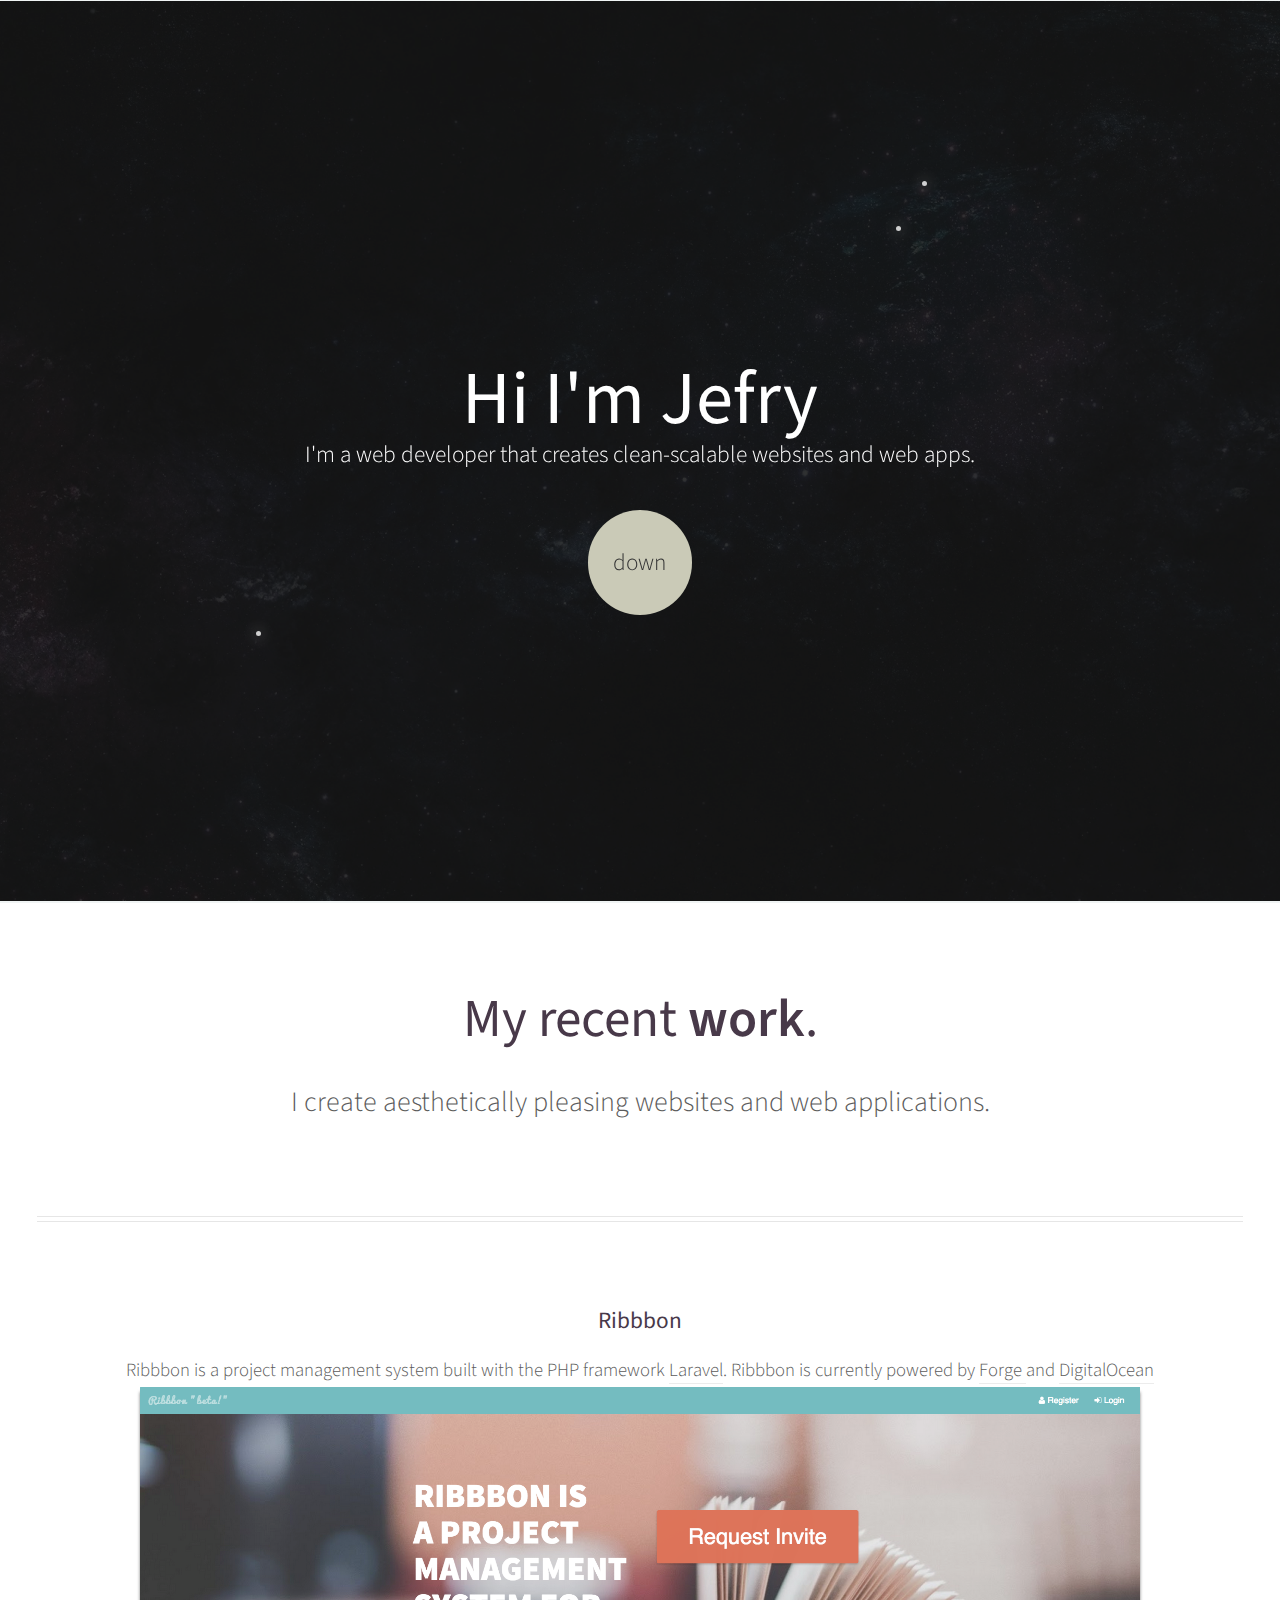
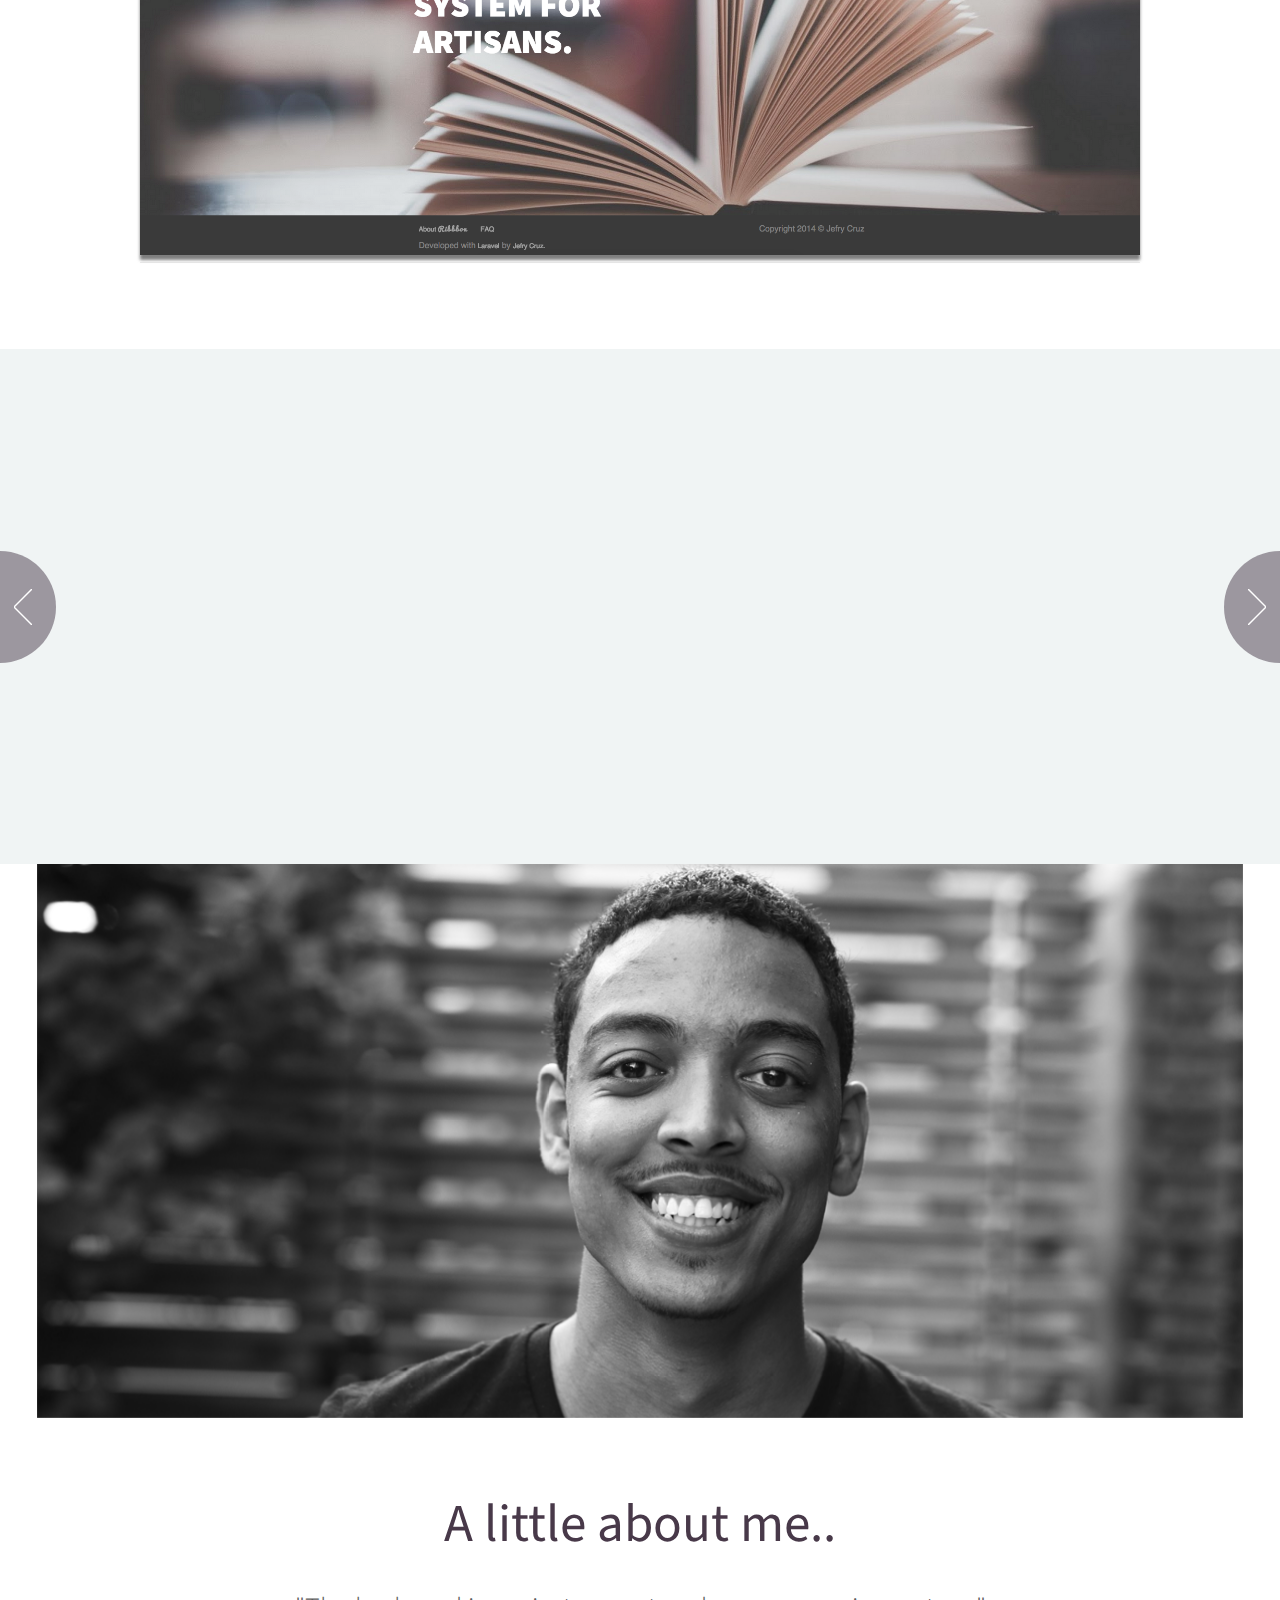
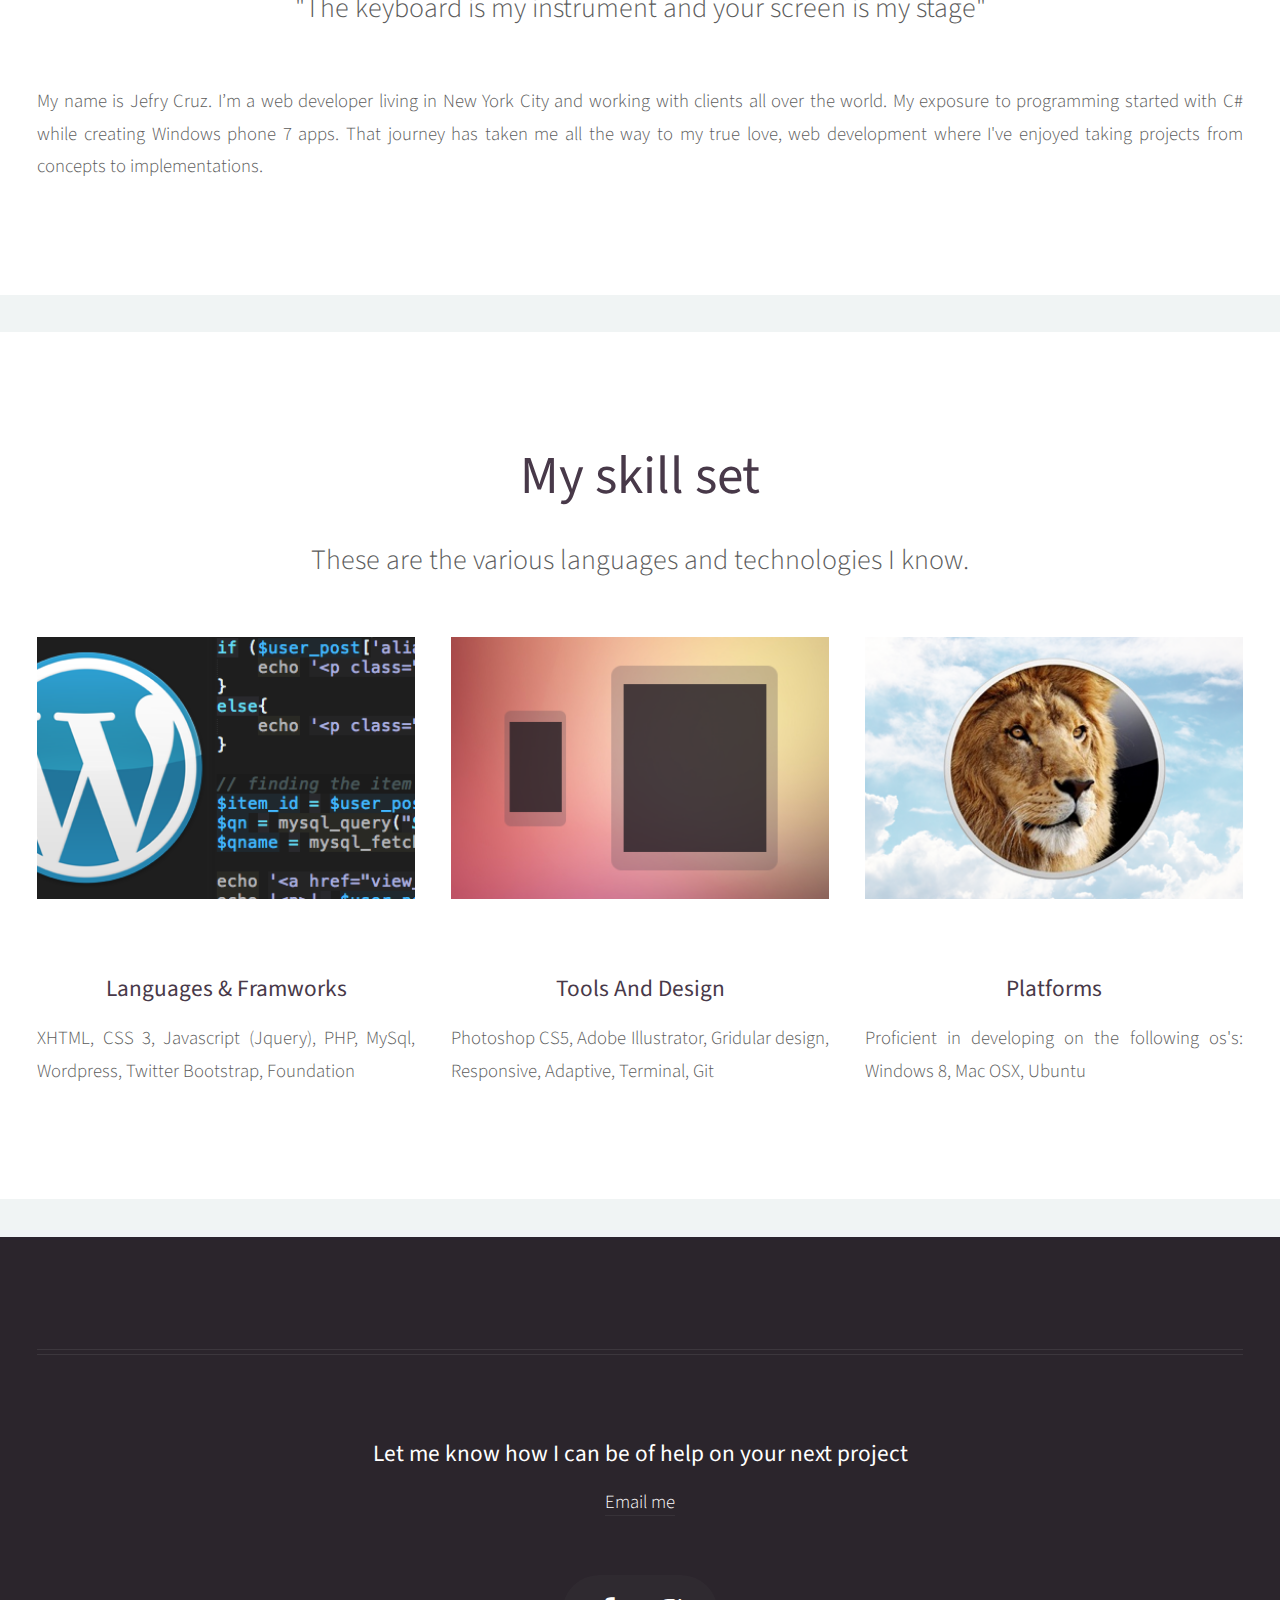
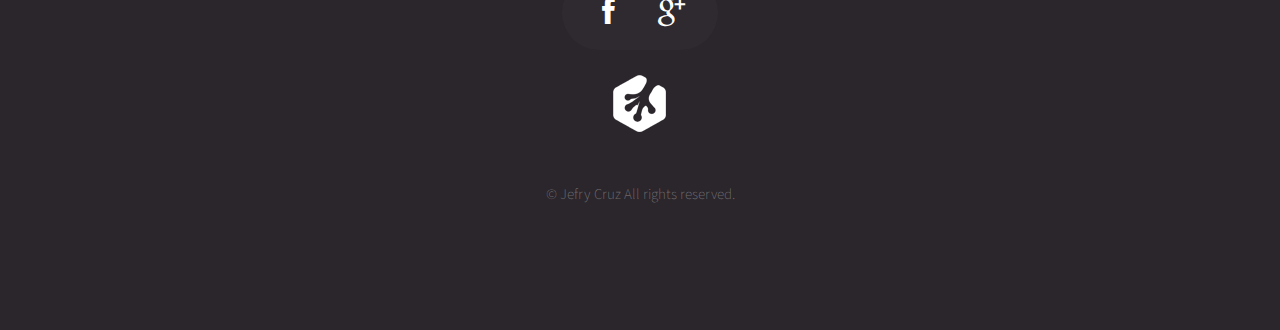
<file: index.html>
<!DOCTYPE HTML>
<html>
	<head>
		<title> Jefry's portfolio - punyweblab</title>
		<meta http-equiv="content-type" content="text/html; charset=utf-8" />
		<meta name="description" content="Hi I'm Jefry and I'm a web developer and designer." />
		<meta name="keywords" content="Portfolio,Jefry,Cruz,Developer,Designer" />
		<link rel="icon" type="image/ico" href="http://punyweblab.com/favicon.ico"/>
		<link href="http://fonts.googleapis.com/css?family=Source+Sans+Pro:300,400,600" rel="stylesheet" type="text/css" />
		<!--[if lte IE 8]><script src="js/html5shiv.js"></script><![endif]-->
		<script src="js/jquery.min.js"></script>
		<script src="js/jquery.dropotron.js"></script>
		<script src="js/skel.min.js"></script>
		<script src="js/skel-panels.min.js"></script>
		<script src="js/init.js"></script>
		<noscript>
			<link rel="stylesheet" href="css/skel-noscript.css" />
			<link rel="stylesheet" href="css/style.css" />
			<link rel="stylesheet" href="css/style-desktop.css" />
			<link rel="stylesheet" href="css/style-noscript.css" />
		</noscript>
		<!--[if lte IE 8]><link rel="stylesheet" href="css/ie8.css" /><![endif]-->
	</head>

	<!-- GOOGLE ANALYTICS -->
	<script>
		  (function(i,s,o,g,r,a,m){i['GoogleAnalyticsObject']=r;i[r]=i[r]||function(){
		  (i[r].q=i[r].q||[]).push(arguments)},i[r].l=1*new Date();a=s.createElement(o),
		  m=s.getElementsByTagName(o)[0];a.async=1;a.src=g;m.parentNode.insertBefore(a,m)
		  })(window,document,'script','//www.google-analytics.com/analytics.js','ga');

		  ga('create', 'UA-41422600-1', 'punyweblab.com');
		  ga('send', 'pageview');
	</script>

	<body class="homepage">

		<!-- Header -->
			<div id="header">
				<p class="star star-one"></p>
				<p class="star star-two"></p>
				<p class="star star-three"></p>
				<!-- Inner -->
					<div class="inner">
						<header>
							<h1>Hi I'm Jefry</h1>
							<span class="byline">I'm a web developer that creates clean-scalable websites and web apps.</span>
						</header>
						<footer>
							<a href="#banner" class="button circled scrolly">down</a>
						</footer>
					</div>
			</div>

		<!-- Banner -->
			<div id="banner">
				<h2>My recent <strong>work</strong>.</h2>
				<span class="byline">
					I create aesthetically pleasing websites and web applications.
				</span>
				<hr>
				<div class="featured">
					<header><center><h3>Ribbbon</h3></center></header>
					<center>
						Ribbbon is a project management system built with the PHP framework 
						<a target="_blank" href="http://laravel.com/">Laravel</a>.
						Ribbbon is currently powered by <a target="_blank" href="https://forge.laravel.com/">Forge </a>
						and <a target="_blank" href="https://www.digitalocean.com/">DigitalOcean</a>
						<a target="_blank" href="http://ribbbon.com">
							<img src="images/ribbbon.png" alt="Ribbbon.com">
						</a>						
					</center>
				</div>

			</div>

		<!-- Carousel -->
			<div class="carousel">
				<div class="reel">
					<article>
						<a href="http://punyweblab.com/projects/bolt/" target="_blank" class="image featured"><img src="images/portfolio-bolt.png" alt="Punyweblab Yellow Bolt"/></a>
						<header>
							<h3><a href="http://punyweblab.com/projects/bolt/" target="_blank">Yellow Bolt</a></h3>
						</header>
						<p>A responsive web template to show case your app.</p>
					</article>

					<article>
						<a href="http://responseify.com/" target="_blank" class="image featured"><img src="images/portfolio-response.png" alt="Punyweblab Responseify.com"/></a>
						<header>
							<h3><a href="http://responseify.com/" target="_blank">Responseify</a></h3>
						</header>
						<p>A tool for web designers and developers.</p>
					</article>

					<article>
						<a href="http://forbranch.com" target="_blank" class="image featured"><img src="images/portfolio-fb.png" alt="Punyweblab Forbranch.com"/></a>
						<header>
							<h3><a href="http://forbranch.com" target="_blank">Forbranch</a></h3>
						</header>
						<p>A web app custom build from the ground up.(beta)</p>
					</article>

					<article>
						<a href="http://punyweblab.com/versions/1/" target="_blank" class="image featured"><img src="images/portfolio-pwl-1.png" alt="Punyweblab Jefry Cruz"/></a>
						<header>
							<h3><a href="http://punyweblab.com/versions/1/" target="_blank">Punyweblab V.1</a></h3>
						</header>
						<p>The first version of my portfolio, punyweblab.</p>
					</article>

					<article>
						<a href="http://www.buttercupbakeshop.com/" target="_blank" class="image featured"><img src="images/portfolio-butter.png" alt="Punyweblab Butter Cup Cake"/></a>
						<header>
							<h3><a href="http://www.buttercupbakeshop.com/" target="_blank">Butter Cup Cake</a></h3>
						</header>
						<p>A delicious e-commerce site build with shopify.</p>
					</article>

					<article>
						<a href="http://green-planetmoving.com/" target="_blank" class="image featured"><img src="images/portfolio-gpm.png" alt="Punyweblab Green Planet Moving"/></a>
						<header>
							<h3><a href="http://green-planetmoving.com/" target="_blank">Green Planet Moving</a></h3>
						</header>
						<p>An eco-friendly moving company from New York.</p>
					</article>
				</div>
			</div>

		<!-- Main -->
			<div class="wrapper style2">

				<article id="main" class="container special">
					<a href="https://www.facebook.com/jefry.cruz.587" target="_blank" class="image featured"><img src="images/me.png" alt="Punyweblab Jefry Cruz"/></a>
					<header>
						<h2><a href="#">A little about me..</a></h2>
						<span class="byline">
							"The keyboard is my instrument and your screen is my stage"
						</span>
					</header>
					<p>
						My name is Jefry Cruz. I’m a web developer living in New York City and working with clients all over the world.
						My exposure to programming started with C# while creating Windows phone 7 apps. That journey has taken me all the way to my true love, web development where I've enjoyed taking projects from concepts to implementations.
					</p>
				</article>

			</div>

		<!-- Features -->
			<div class="wrapper style1">

				<section id="features" class="container special">
					<header>
						<h2>My skill set</h2>
						<span class="byline">These are the various languages and technologies I know.</span>
					</header>
					<div class="row">
						<article class="4u special">
							<img src="images/lang.png" class="image featured" alt="Punywebalb Programming languages" />
							<header>
								<h3>Languages & Framworks</h3>
							</header>
							<p>
								XHTML, CSS 3, Javascript (Jquery), PHP, MySql, Wordpress, Twitter Bootstrap, Foundation
							</p>
						</article>
						<article class="4u special">
							<img src="images/responsive.png" class="image featured" alt="Punyweblab Tools and design" />
							<header>
								<h3>Tools And Design</h3>
							</header>
							<p>
								Photoshop CS5, Adobe Illustrator, Gridular design, Responsive, Adaptive, Terminal, Git
							</p>
						</article>
						<article class="4u special">
							<img src="images/os.png" class="image featured" alt="Punyweblab Platforms" />
							<header>
								<h3>Platforms</h3>
							</header>
							<p>
								Proficient in developing on the following os's: Windows 8, Mac OSX, Ubuntu
							</p>
						</article>
					</div>
				</section>

			</div>

		<!-- Footer -->
			<div id="footer">
				<div class="container">
					<hr />
					<div class="row">
						<div class="12u">

							<!-- Contact -->
								<section class="contact">
									<header>
										<h3>Let me know how I can be of help on your next project </h3>
									</header>
									<p><a href="mailto:punyweblab@gmail.com.com">Email me</a></p>
									<ul class="icons">
										<li><a href="https://www.facebook.com/jefry.cruz.587" target="_blank" class="icon icon-facebook"><span>Facebook</span></a></li>
										<li><a href="https://plus.google.com/102959001751037116816" target="_blank" class="icon icon-google-plus"><span>Google+</span></a></li>
									</ul>
									<a href="http://www.teamtreehouse.com/jefrycruz" target="_blank" id="treehouse"><span></span></a>
								</section>

							<!-- Copyright -->
								<div class="copyright">
									<ul class="menu">
										<li>&copy; Jefry Cruz All rights reserved.</li>
									</ul>
								</div>

						</div>

					</div>
				</div>
			</div>

	</body>
</html>
</file>
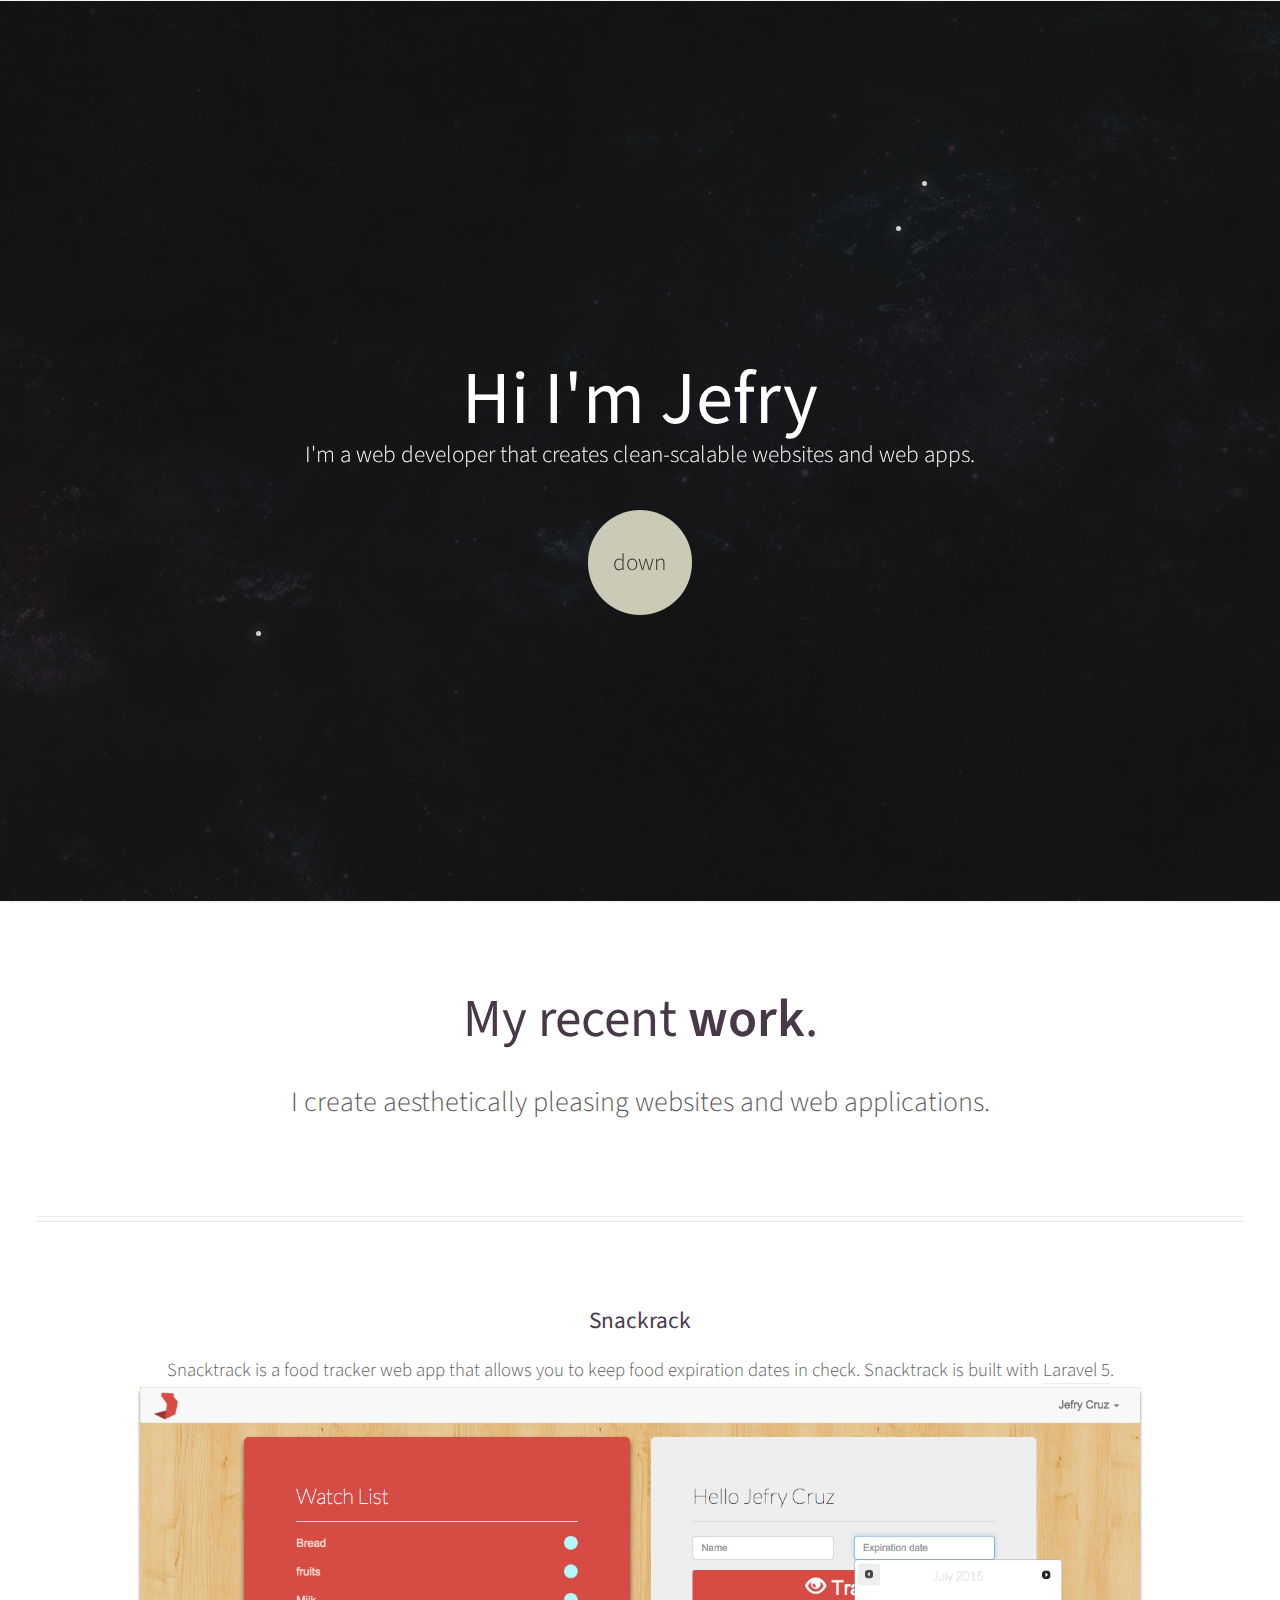
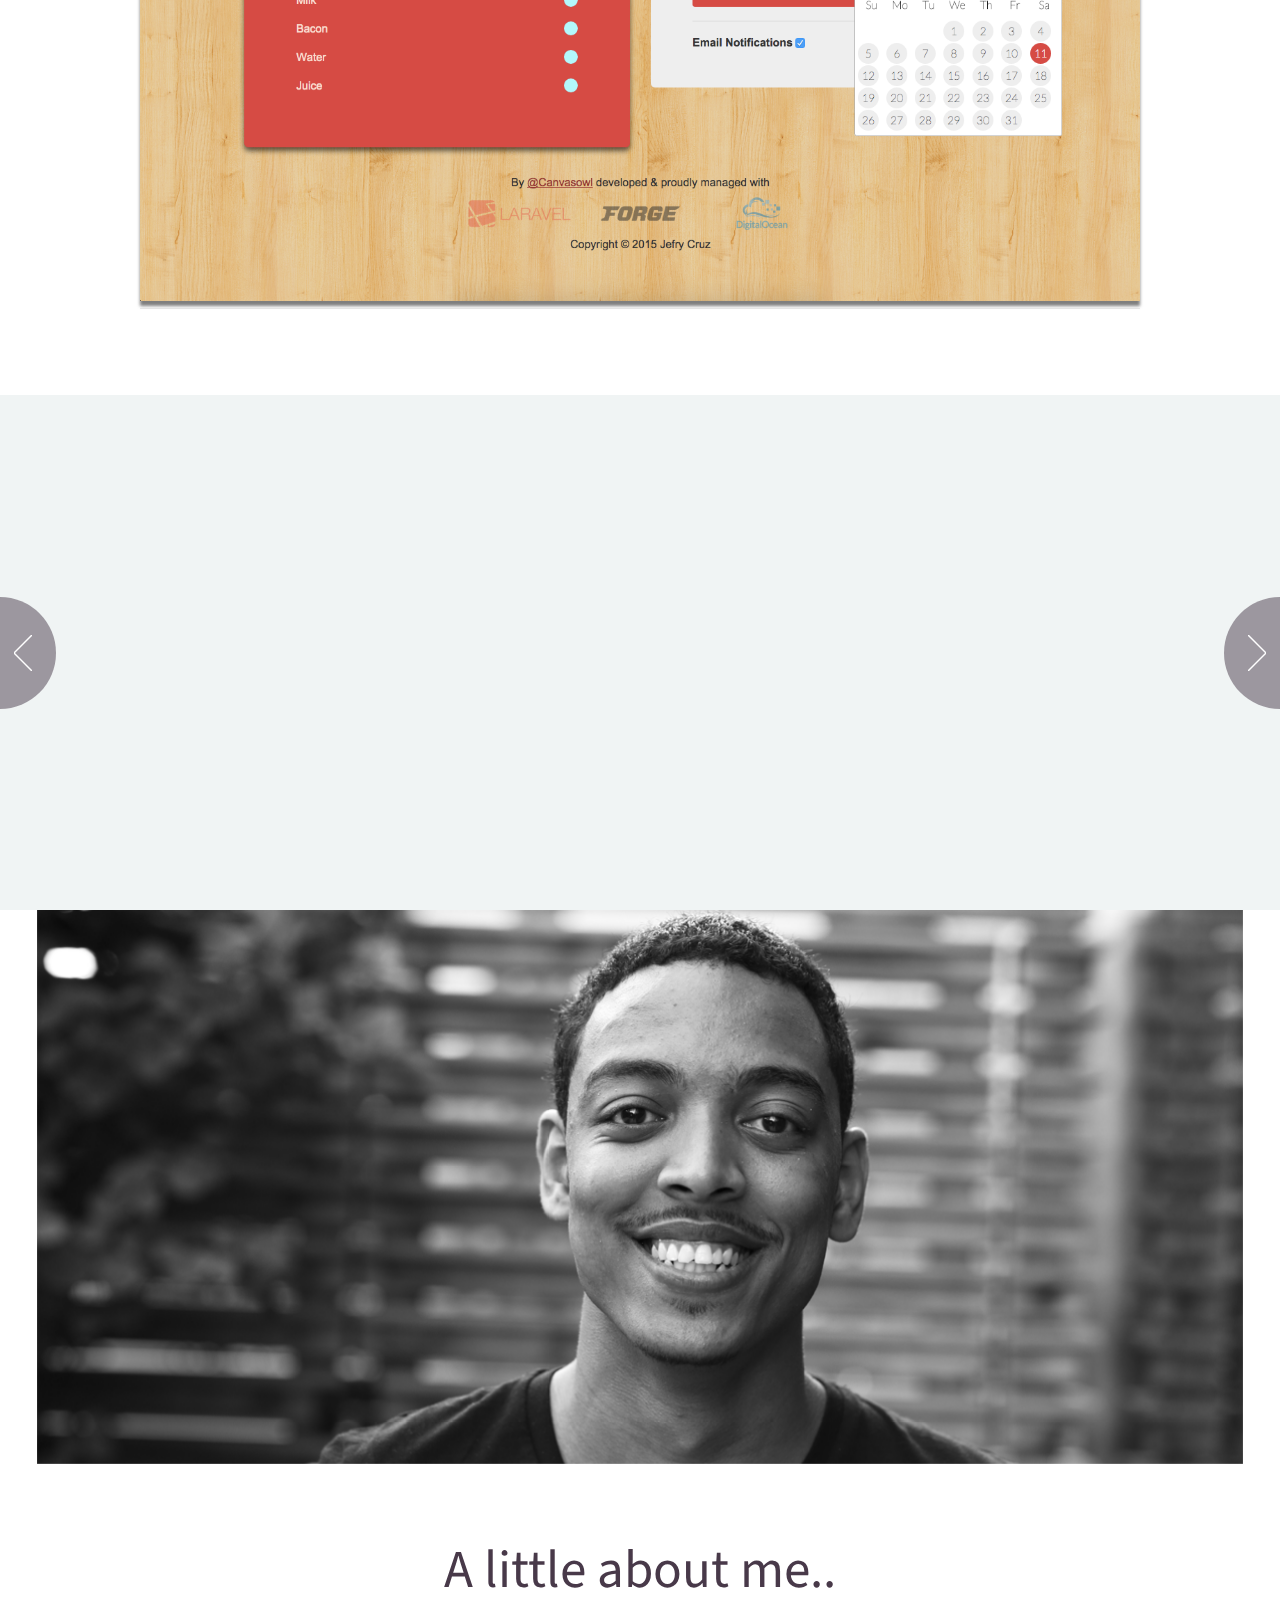
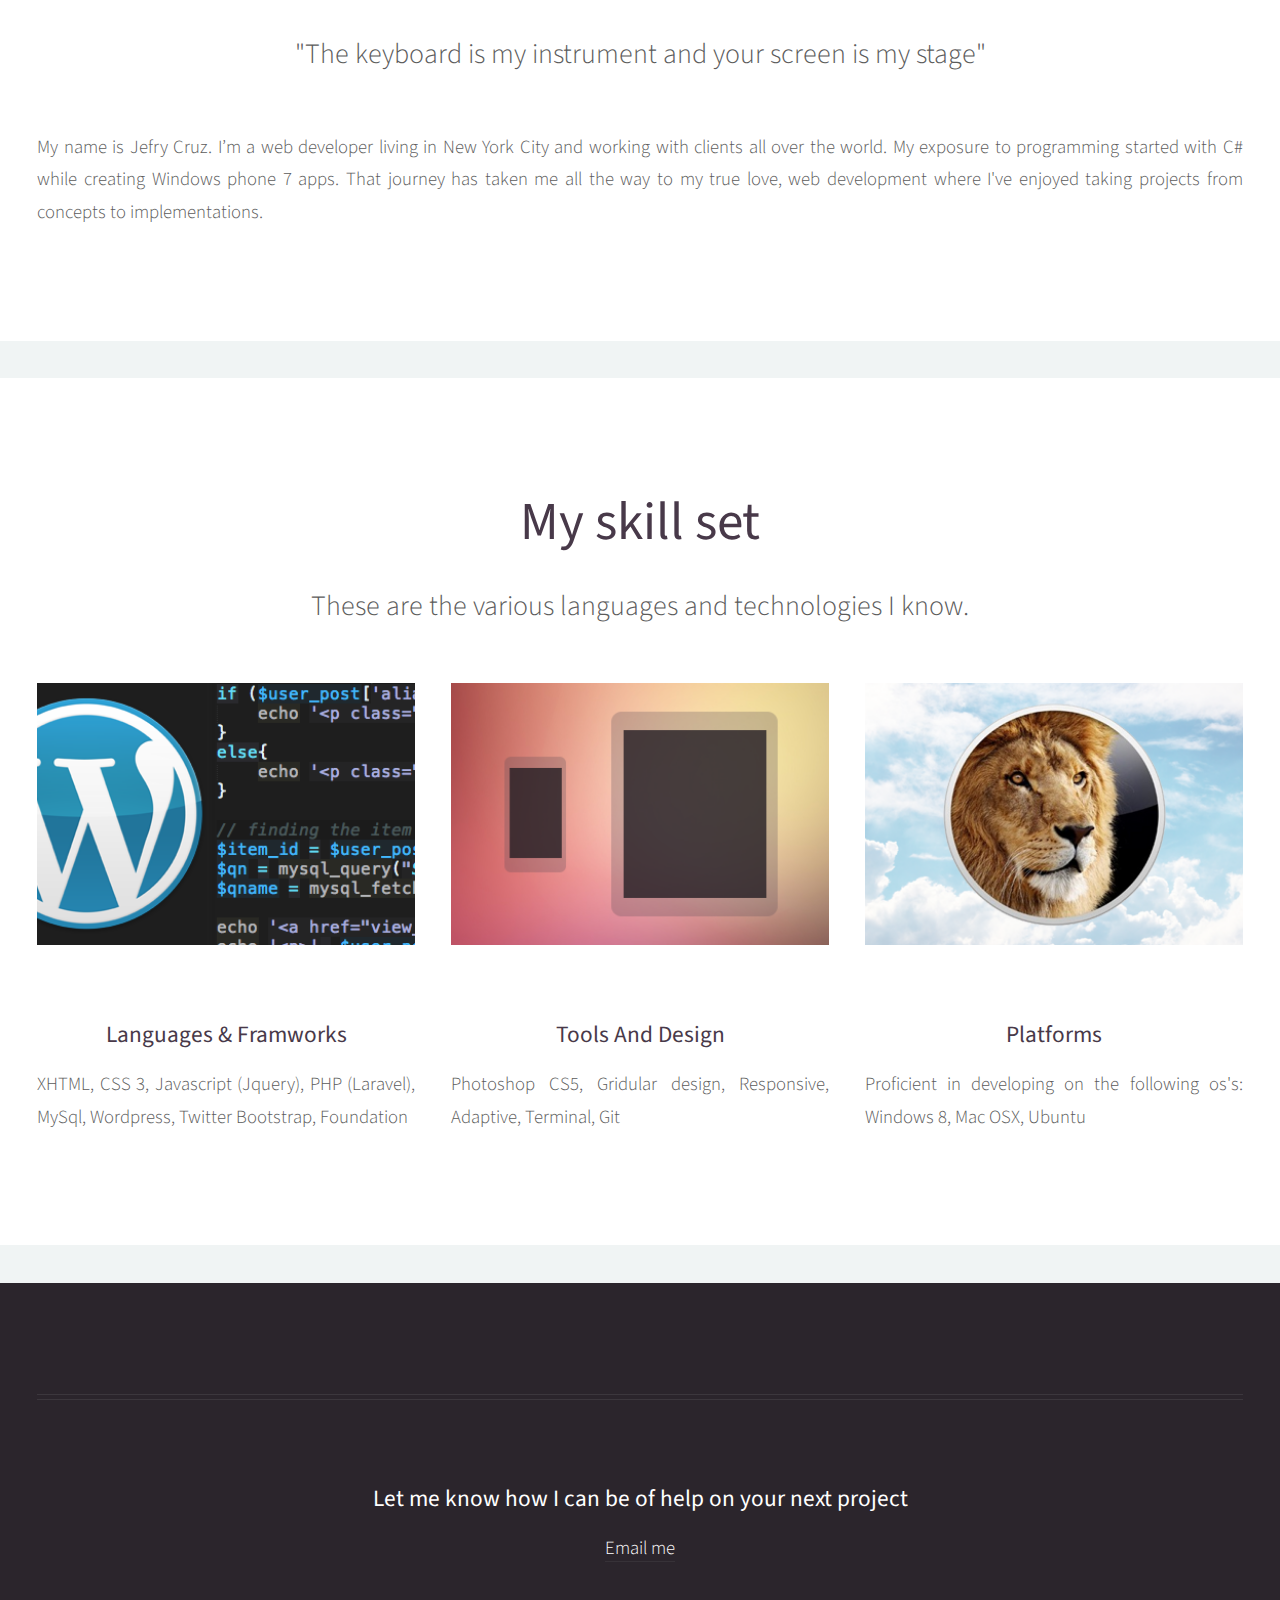
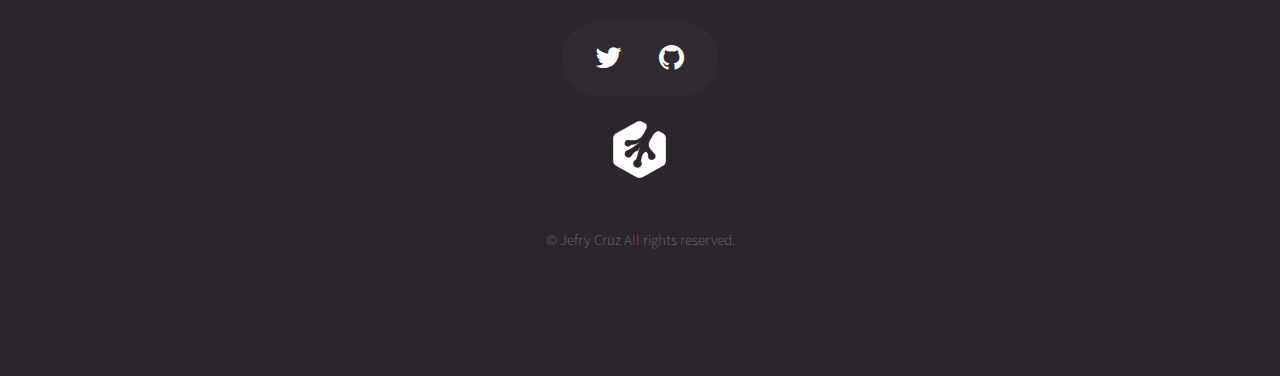
<file: public/index.html>
<!DOCTYPE HTML>
<html>
	<head>
		<title> Jefry's portfolio - punyweblab</title>
		<meta http-equiv="content-type" content="text/html; charset=utf-8" />
		<meta name="description" content="Hi I'm Jefry and I'm a web developer and designer." />
		<meta name="keywords" content="Portfolio,Jefry,Cruz,Developer,Designer" />
		<link rel="icon" type="image/ico" href="http://punyweblab.com/favicon.ico"/>
		<link href="http://fonts.googleapis.com/css?family=Source+Sans+Pro:300,400,600" rel="stylesheet" type="text/css" />
		<!--[if lte IE 8]><script src="js/html5shiv.js"></script><![endif]-->
		<script src="js/jquery.min.js"></script>
		<script src="js/jquery.dropotron.js"></script>
		<script src="js/skel.min.js"></script>
		<script src="js/skel-panels.min.js"></script>
		<script src="js/init.js"></script>
		<noscript>
			<link rel="stylesheet" href="css/skel-noscript.css" />
			<link rel="stylesheet" href="css/style.css" />
			<link rel="stylesheet" href="css/style-desktop.css" />
			<link rel="stylesheet" href="css/style-noscript.css" />
		</noscript>
		<!--[if lte IE 8]><link rel="stylesheet" href="css/ie8.css" /><![endif]-->
	</head>

	<!-- GOOGLE ANALYTICS -->
	<script>
		  (function(i,s,o,g,r,a,m){i['GoogleAnalyticsObject']=r;i[r]=i[r]||function(){
		  (i[r].q=i[r].q||[]).push(arguments)},i[r].l=1*new Date();a=s.createElement(o),
		  m=s.getElementsByTagName(o)[0];a.async=1;a.src=g;m.parentNode.insertBefore(a,m)
		  })(window,document,'script','//www.google-analytics.com/analytics.js','ga');

		  ga('create', 'UA-41422600-1', 'punyweblab.com');
		  ga('send', 'pageview');
	</script>

	<body class="homepage">

		<!-- Header -->
			<div id="header">
				<p class="star star-one"></p>
				<p class="star star-two"></p>
				<p class="star star-three"></p>
				<!-- Inner -->
					<div class="inner">
						<header>
							<h1>Hi I'm Jefry</h1>
							<span class="byline">I'm a web developer that creates clean-scalable websites and web apps.</span>
						</header>
						<footer>
							<a href="#banner" class="button circled scrolly">down</a>
						</footer>
					</div>
			</div>

		<!-- Banner -->
			<div id="banner">
				<h2>My recent <strong>work</strong>.</h2>
				<span class="byline">
					I create aesthetically pleasing websites and web applications.
				</span>
				<hr>
				<div class="featured">
					<header><center><h3>Snackrack</h3></center></header>
					<center>
						Snacktrack is a food tracker web app that allows you to keep food expiration dates 
						in check. Snacktrack is built with <a target="_blank" href="http://laravel.com/">Laravel 5</a>.<br>
						<a target="_blank" href="http://snacktrack.co">
							<img src="images/featured-snacktrack.png" alt="Snacktrack.co">
						</a>						
					</center>
				</div>
			</div>

		<!-- Carousel -->
			<div class="carousel">
				<div class="reel">
					<article>
						<a href="http://Ribbbon.com" target="_blank" class="image featured"><img src="images/portfolio-ribbbon.png" alt="Punyweblab Ribbbon"/></a>
						<header>
							<h3><a href="http://Ribbbon.com" target="_blank">Ribbbon</a></h3>
						</header>
						<p>Project management system built with Laravel.</p>
					</article>
					<article>
						<a href="http://snacktrack.co" target="_blank" class="image featured"><img src="images/portfolio-snacktrack.png" alt="Punyweblab Snacktrack"/></a>
						<header>
							<h3><a href="http://snacktrack.co" target="_blank">Snacktrack</a></h3>
						</header>
						<p>Built with Laravel 5, keep food from getting expired.</p>
					</article>				
					<article>
						<a href="http://punyweblab.com/projects/bolt/" target="_blank" class="image featured"><img src="images/portfolio-bolt.png" alt="Punyweblab Yellow Bolt"/></a>
						<header>
							<h3><a href="http://punyweblab.com/projects/bolt/" target="_blank">Yellow Bolt</a></h3>
						</header>
						<p>A responsive web template to show case your app.</p>
					</article>

					<article>
						<a href="http://responseify.com/" target="_blank" class="image featured"><img src="images/portfolio-response.png" alt="Punyweblab Responseify.com"/></a>
						<header>
							<h3><a href="http://responseify.com/" target="_blank">Responseify</a></h3>
						</header>
						<p>A tool for web designers and developers.</p>
					</article>

					<article>
						<a href="http://punyweblab.com/versions/1/" target="_blank" class="image featured"><img src="images/portfolio-pwl-1.png" alt="Punyweblab Jefry Cruz"/></a>
						<header>
							<h3><a href="http://punyweblab.com/versions/1/" target="_blank">Punyweblab V.1</a></h3>
						</header>
						<p>The first version of my portfolio, punyweblab.</p>
					</article>

					<article>
						<a href="http://www.buttercupbakeshop.com/" target="_blank" class="image featured"><img src="images/portfolio-butter.png" alt="Punyweblab Butter Cup Cake"/></a>
						<header>
							<h3><a href="http://www.buttercupbakeshop.com/" target="_blank">Butter Cup Cake</a></h3>
						</header>
						<p>A delicious e-commerce site build with shopify.</p>
					</article>

				</div>
			</div>

		<!-- Main -->
			<div class="wrapper style2">

				<article id="main" class="container special">
					<a href="https://www.facebook.com/jefry.cruz.587" target="_blank" class="image featured"><img src="images/me.png" alt="Punyweblab Jefry Cruz"/></a>
					<header>
						<h2><a href="#">A little about me..</a></h2>
						<span class="byline">
							"The keyboard is my instrument and your screen is my stage"
						</span>
					</header>
					<p>
						My name is Jefry Cruz. I’m a web developer living in New York City and working with clients all over the world.
						My exposure to programming started with C# while creating Windows phone 7 apps. That journey has taken me all the way to my true love, web development where I've enjoyed taking projects from concepts to implementations.
					</p>
				</article>

			</div>

		<!-- Features -->
			<div class="wrapper style1">

				<section id="features" class="container special">
					<header>
						<h2>My skill set</h2>
						<span class="byline">These are the various languages and technologies I know.</span>
					</header>
					<div class="row">
						<article class="4u special">
							<img src="images/lang.png" class="image featured" alt="Punywebalb Programming languages" />
							<header>
								<h3>Languages & Framworks</h3>
							</header>
							<p>
								XHTML, CSS 3, Javascript (Jquery), PHP (Laravel), MySql, Wordpress, Twitter Bootstrap, Foundation
							</p>
						</article>
						<article class="4u special">
							<img src="images/responsive.png" class="image featured" alt="Punyweblab Tools and design" />
							<header>
								<h3>Tools And Design</h3>
							</header>
							<p>
								Photoshop CS5, Gridular design, Responsive, Adaptive, Terminal, Git
							</p>
						</article>
						<article class="4u special">
							<img src="images/os.png" class="image featured" alt="Punyweblab Platforms" />
							<header>
								<h3>Platforms</h3>
							</header>
							<p>
								Proficient in developing on the following os's: Windows 8, Mac OSX, Ubuntu
							</p>
						</article>
					</div>
				</section>

			</div>

		<!-- Footer -->
			<div id="footer">
				<div class="container">
					<hr />
					<div class="row">
						<div class="12u">

							<!-- Contact -->
								<section class="contact">
									<header>
										<h3>Let me know how I can be of help on your next project </h3>
									</header>
									<p><a href="mailto:punyweblab@gmail.com.com">Email me</a></p>
									<ul class="icons">
										<li><a href="https://twitter.com/canvasowl" target="_blank" class="icon icon-twitter"><span>Twitter</span></a></li>
										<li><a href="https://github.com/canvasowl/" target="_blank" class="icon icon-github"><span>Github</span></a></li>
									</ul>
									<a href="http://www.teamtreehouse.com/jefrycruz" target="_blank" id="treehouse"><span></span></a>
								</section>

							<!-- Copyright -->
								<div class="copyright">
									<ul class="menu">
										<li>&copy; Jefry Cruz All rights reserved.</li>
									</ul>
								</div>

						</div>

					</div>
				</div>
			</div>

	</body>
</html>
</file>
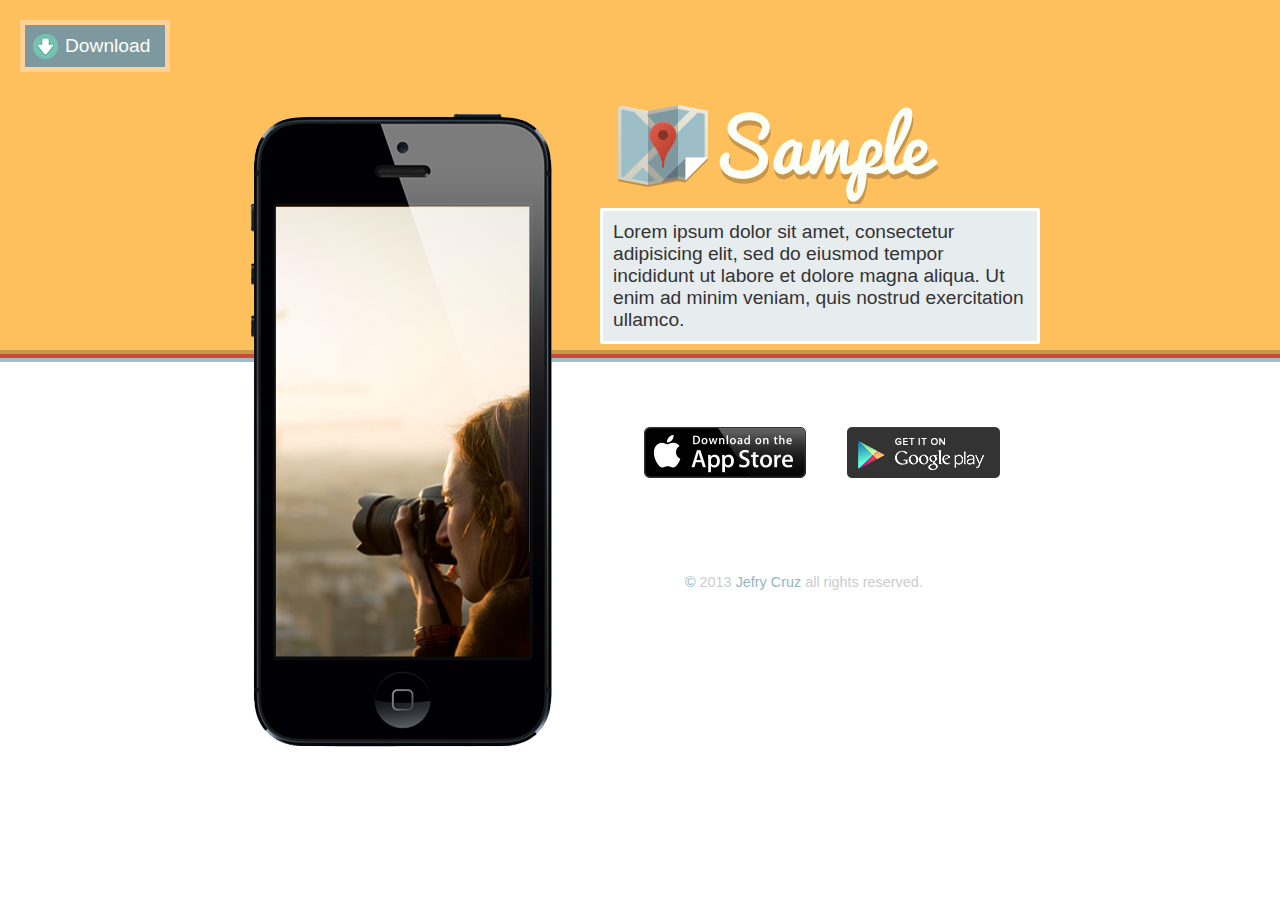
<file: public/projects/bolt/index.html>
<!DOCTYPE html>
<html>
	<head>
	<meta name="description" content="A lightweight HTML5 web template to showcase your app.">
	<meta name="keywords" content="Free, template, mobile, app, responsive, MIT, web, website template">
	<meta name="Author" content="Jefry Cruz">
	<meta charset="UTF-8">
	<meta name="viewport" content="width=device-width">
	<link rel="stylesheet" href="css/normalize.css" type="text/css" charset="utf-8">
	<link rel="stylesheet" href="css/style.css" type="text/css" charset="utf-8">
		<title>Yellow Bolt - A responsive web template for your mobile app</title>

		<!-- SHARE THIS -->
		<script type="text/javascript">var switchTo5x=true;</script>
		<script type="text/javascript" src="http://w.sharethis.com/button/buttons.js"></script>
		<script type="text/javascript" src="http://s.sharethis.com/loader.js"></script>
	</head>
	<body>
		<div class="wrapper">

			<!-- TOP HALF -->
			<div class="top-half-wrapper">
				<div class="top-half-container">
				<img id="iphone" src="img/iphone.png" alt="Iphone" />
					<header><img src="img/logo.png" alt="Logo" /></header>
					<img class="hide-on-desktop thumb" src="img/photo_thumb.png" />
					<section>
						Lorem ipsum dolor sit amet, consectetur adipisicing elit, sed do eiusmod tempor
						incididunt ut labore et dolore magna aliqua. Ut enim ad minim veniam, quis nostrud exercitation ullamco.
					</section>
				</div>
			</div>

			<!-- Bottom Half -->
			<div class="bottom-half-wrapper">
				<div class="bottom-half-container">
					<nav>
						<ul>
							<li><a href="http://www.apple.com/" target="_blank"><img src="img/badge_ios.png" alt="ios" /></a></li>
							<li><a href="https://play.google.com/" target="_blank"><img src="img/badge_android.png" alt="Android" /></a></li>
						</ul>
					</nav>

					<P><span>&copy;</span> 2013 <a href="http://www.Punyweblab.com">Jefry Cruz</a> all rights reserved.</P>
				</div>
			</div>

		<!-- DOWNLOAD AREA -->
		<div class="download-container hide-on-mobile">
			<a href="Yellow_bolt_template.zip" title="Download this Templat"><button>Download</button></a>
		</div>

		</div>

	<!--SHARE THIS -->
	<script type="text/javascript">stLight.options({publisher: "a3d20126-9434-44fd-b923-e5a68ce67080", doNotHash: false, doNotCopy: false, hashAddressBar: false});</script>
	<script>
	var options={ "publisher": "a3d20126-9434-44fd-b923-e5a68ce67080", "position": "left", "ad": { "visible": false, "openDelay": 5, "closeDelay": 0}, "chicklets": { "items": ["facebook", "twitter", "linkedin",		 "pinterest", "email", "sharethis"]}};
	var st_hover_widget = new sharethis.widgets.hoverbuttons(options);
	</script>

	</body>
</html>
</file>
<file: css/style-noscript.css>
/*********************************************************************************/
/* Header                                                                        */
/*********************************************************************************/

	#header
	{
	}

		.homepage #header
		{
		}
	
			.homepage #header:after
			{
				display: none;
			}

/*********************************************************************************/
/* Nav                                                                           */
/*********************************************************************************/

	#nav
	{
	}

		#nav > ul > li > ul
		{
			display: none;
		}

/*********************************************************************************/
/* Carousel                                                                      */
/*********************************************************************************/

	.carousel
	{
		overflow-x: scroll;
	}
</file>
<file: css/ie8.css>
/*********************************************************************************/
/* Basic                                                                         */
/*********************************************************************************/

	a
	{
		border-bottom: solid 1px #ddd;
	}
	
	hr
	{
		border-top: solid 1px #777;
		border-bottom: solid 1px #777;
	}

	.timestamp
	{
		color: #777;
	}

	/* Lists */

		ul.divided
		{
		}
		
			ul.divided li
			{
				border-top: solid 1px #777;
			}

		ul.menu
		{
		}
		
			ul.menu li
			{
				border-left: solid 1px #777;
			}

		ul.icons
		{
			background: #333;
			-ms-behavior: url('css/PIE.htc');
		}

	/* Buttons */
		
		.button
		{
			-ms-behavior: url('css/PIE.htc');
		}

/*********************************************************************************/
/* Icons                                                                         */
/* Powered by Font Awesome by Dave Gandy | http://fontawesome.io                 */
/* Licensed under the SIL OFL 1.1 (font), MIT (CSS)                              */
/*********************************************************************************/

	.icon
	{
	}

		.icon.circled
		{
			-ms-behavior: url('css/PIE.htc');
		}

/*********************************************************************************/
/* Header                                                                        */
/*********************************************************************************/

	#header
	{
		-ms-behavior: url('css/backgroundsize.min.htc');
	}

/*********************************************************************************/
/* Nav                                                                           */
/*********************************************************************************/

	#nav
	{
	}
	
		#nav > ul
		{
		}
		
			#nav > ul:before,
			#nav > ul:after
			{
				border-top: solid 1px #777;
				border-bottom: solid 1px #777;
			}

			#nav > ul > li
			{
				-ms-behavior: url('css/PIE.htc');
			}

				#nav > ul > li.active
				{
					border-color: #999;
				}

	.dropotron
	{
		background: #fff;
		-ms-behavior: url('css/PIE.htc');
	}

		.dropotron li
		{
			border-color: #eee;
			padding-right: 1em;
			color: #5b5b5b;
		}

		.dropotron-level-0
		{
			margin-top: 1em;
		}
	
/*********************************************************************************/
/* Carousel                                                                      */
/*********************************************************************************/

	.carousel
	{
	}

		.carousel .forward,
		.carousel .backward
		{
			border-radius: 100%;
			background-color: #483949;
			width: 7em;
			height: 7em;
			margin-top: -3.5em;
			border-radius: 100%;
			-ms-behavior: url('css/PIE.htc');
		}

			.carousel .forward
			{
				right: -3.5em;
			}

			.carousel .backward
			{
				left: -3.5em;
			}
		
			.carousel .forward:before,
			.carousel .backward:before
			{
				display: none;
			}
			
/*********************************************************************************/
/* Footer                                                                        */
/*********************************************************************************/

	#footer
	{
	}
	
		#footer ul.divided li,
		#footer ul.menu li,
		#footer hr
		{
			border-color: #3B373C;
		}
	
		#footer .icons
		{
			background: #2F2930;
		}
	
		#footer .copyright
		{
			color: #777;
		}

			#footer .copyright a
			{
				color: #aaa;
				border: 0;
			}

				#footer .copyright a:hover
				{
					color: #ccc;
				}
</file>
<file: public/css/style-noscript.css>
/*********************************************************************************/
/* Header                                                                        */
/*********************************************************************************/

	#header
	{
	}

		.homepage #header
		{
		}
	
			.homepage #header:after
			{
				display: none;
			}

/*********************************************************************************/
/* Nav                                                                           */
/*********************************************************************************/

	#nav
	{
	}

		#nav > ul > li > ul
		{
			display: none;
		}

/*********************************************************************************/
/* Carousel                                                                      */
/*********************************************************************************/

	.carousel
	{
		overflow-x: scroll;
	}
</file>
<file: public/css/ie8.css>
/*********************************************************************************/
/* Basic                                                                         */
/*********************************************************************************/

	a
	{
		border-bottom: solid 1px #ddd;
	}
	
	hr
	{
		border-top: solid 1px #777;
		border-bottom: solid 1px #777;
	}

	.timestamp
	{
		color: #777;
	}

	/* Lists */

		ul.divided
		{
		}
		
			ul.divided li
			{
				border-top: solid 1px #777;
			}

		ul.menu
		{
		}
		
			ul.menu li
			{
				border-left: solid 1px #777;
			}

		ul.icons
		{
			background: #333;
			-ms-behavior: url('css/PIE.htc');
		}

	/* Buttons */
		
		.button
		{
			-ms-behavior: url('css/PIE.htc');
		}

/*********************************************************************************/
/* Icons                                                                         */
/* Powered by Font Awesome by Dave Gandy | http://fontawesome.io                 */
/* Licensed under the SIL OFL 1.1 (font), MIT (CSS)                              */
/*********************************************************************************/

	.icon
	{
	}

		.icon.circled
		{
			-ms-behavior: url('css/PIE.htc');
		}

/*********************************************************************************/
/* Header                                                                        */
/*********************************************************************************/

	#header
	{
		-ms-behavior: url('css/backgroundsize.min.htc');
	}

/*********************************************************************************/
/* Nav                                                                           */
/*********************************************************************************/

	#nav
	{
	}
	
		#nav > ul
		{
		}
		
			#nav > ul:before,
			#nav > ul:after
			{
				border-top: solid 1px #777;
				border-bottom: solid 1px #777;
			}

			#nav > ul > li
			{
				-ms-behavior: url('css/PIE.htc');
			}

				#nav > ul > li.active
				{
					border-color: #999;
				}

	.dropotron
	{
		background: #fff;
		-ms-behavior: url('css/PIE.htc');
	}

		.dropotron li
		{
			border-color: #eee;
			padding-right: 1em;
			color: #5b5b5b;
		}

		.dropotron-level-0
		{
			margin-top: 1em;
		}
	
/*********************************************************************************/
/* Carousel                                                                      */
/*********************************************************************************/

	.carousel
	{
	}

		.carousel .forward,
		.carousel .backward
		{
			border-radius: 100%;
			background-color: #483949;
			width: 7em;
			height: 7em;
			margin-top: -3.5em;
			border-radius: 100%;
			-ms-behavior: url('css/PIE.htc');
		}

			.carousel .forward
			{
				right: -3.5em;
			}

			.carousel .backward
			{
				left: -3.5em;
			}
		
			.carousel .forward:before,
			.carousel .backward:before
			{
				display: none;
			}
			
/*********************************************************************************/
/* Footer                                                                        */
/*********************************************************************************/

	#footer
	{
	}
	
		#footer ul.divided li,
		#footer ul.menu li,
		#footer hr
		{
			border-color: #3B373C;
		}
	
		#footer .icons
		{
			background: #2F2930;
		}
	
		#footer .copyright
		{
			color: #777;
		}

			#footer .copyright a
			{
				color: #aaa;
				border: 0;
			}

				#footer .copyright a:hover
				{
					color: #ccc;
				}
</file>
<file: public/projects/bolt/css/style.css>
/*
	Created by Jefry Cruz
	November 2 2013
	Dont be afraid to customise!
*/

/*
	GLOBALS
*/

html,
body{
	font-size: 16px;
	width: 100%;
	font-family: sans-serif, helvetica, calibri, arial;
}

.wrapper{
	width: 100%;
}

.download-container{
	position: absolute;
	top: 20px;
	left: 20px;
}

.download-container button{
	padding: 10px 15px;
	font-size: 1.2em;
	color: #FCFFF8;
	background-color: #7E989F;
	border: 5px solid #FFD197;
	text-indent: 25px;
	background-image: url('../img/arrow-down.png');
	background-repeat: no-repeat;
	background-position: 8px center;


}

	.download-container button:hover{
		background-color: #5E7277;
	}

/*  TOP HALF */
.top-half-wrapper{
	width: 100%;
	height: 350px;
	background-color: #febf5d;

	-webkit-box-shadow: 0 4px 0 #C89649, 0 8px 0 #CA4B3A, 0 12px 0 #9EBEC7;
	-moz-box-shadow: 0 4px 0 #C89649, 0 8px 0 #CA4B3A, 0 12px 0 #9EBEC7;
	box-shadow: 0 4px 0 #C89649, 0 8px 0 #CA4B3A, 0 12px 0 #9EBEC7;
}

.top-half-container{
	width: 800px;
	margin: 0 auto;
	position: relative;
	top: 30%;
}


#iphone{
	float: left;
	background: url('../img/woman.png') no-repeat;
	background-position: 35px 102px;
	-webkit-animation: fade 20s linear forwards infinite;
	-moz-animation: fade 20s linear forwards infinite;
	-o-animation: fade 20s linear forwards infinite;
	animation: fade 20s linear forwards infinite;
}

.cycle img{
	position: absolute;
	left: 30px;
	top: 100px;
}

.top-half-container header,
.top-half-container section{
	float: right;
}

.top-half-container header{
	margin-right: 100px;
}

.top-half-container section{
	width: 55%;
	background-color: #e7ecef;
	color: #333;
	box-sizing: border-box;
	padding: 10px;
	border: 3px solid white;
	border-radius: 2px;
	float: right;
	font-size: 1.2em;
}

/*  BOTTOM HALF */
.bottom-half-wrapper{
	width: 100%;
}

.bottom-half-container{
	width: 600px;
	margin: 0 auto;
}

nav ul{
	list-style: none;
	padding: 0;
	float: right;
	padding-top: 10%;
	position: relative;
	bottom: 300px;
	left: 100px;
}

nav ul li{
	float: left;
	margin-right: 40px;
}

.bottom-half-container p{
	position: relative;
	left: 20%;
	padding-top: 35%;
	color: #ccc;
	text-align: left;
	font-size: .9em;
}

.bottom-half-container p span,
a{
	color: #93B6BF;
	text-decoration: none;
}

.hide-on-desktop{
	display: none;
}



/* MEDIA QUERIES */

@media screen and (max-width:  850px){
	html,
	body{
		background-color: #febf5d;
		font-size: 18px
	}

	.hide-on-desktop{
		display: block;
	}

	.hide-on-mobile{
		display: none;
	}

	#sthoverbuttons{
		display: none;
	}

	/* TOP HALF */
	.top-half-wrapper{
		width: 100%;
		height: auto;
		box-shadow: none;
		-webkit-box-shadow: none;
		-moz-box-shadow: none;
	}

	.top-half-container{
		width: 100%;
		margin: 0 auto;
	}

	.top-half-container .thumb{
		max-width: 95%;
		margin: 5% auto;
		border: 3px solid #FED891;
		box-sizing: border-box;
	}

	#iphone{
		display: none;
	}

	.top-half-container header,
	.top-half-container section{
		float: none;
	}

	.top-half-container header{
		margin-right: 0;
		margin-top: 10px;
	}

	.top-half-container header img{
		display: block;
		max-width: 100%;
		margin: 0 auto;
	}

	.top-half-container section{
		width: 95%;
		margin: 5% auto;
		padding: 5%;
		border-radius: 0;
	}


	/* BOTTOM HALF*/
	.bottom-half-container{
		width: 100%;
	}

	nav ul{
		position: static;
		float: none;
		overflow: hidden;
		width: 100%;
		margin: 0 auto;
	}

	nav ul li{
		margin: 0;
		float: none;
	}

	nav ul li a img{
		display: block;
		max-width: 100%;
		margin: 0 auto;
	}

	nav ul li:nth-child(1){
		margin: 2% 0;
	}

	.bottom-half-container p{
		position: static;
		text-align: center;
		color: #6F5428;
		padding-top: 10%;
		clear: both;
	}

}










/*---------------------------------
			ANIMATIONS
---------------------------------*/

@-webkit-keyframes fade{
	20% { background: url('../img/woman.png'); background-position: 35px 102px;  }

	40% { background: url('../img/tree.png'); background-position: 35px 102px;  }
	50% { background: url('../img/tree.png'); background-position: 35px 102px;  }

	70% { background: url('../img/camera.png'); background-position: 35px 102px; }
	80% { background: url('../img/camera.png'); background-position: 35px 102px; }
}

@-moz-keyframes fade{
	20% { background: url('../img/woman.png'); background-position: 35px 102px;  }

	40% { background: url('../img/tree.png'); background-position: 35px 102px;  }
	50% { background: url('../img/tree.png'); background-position: 35px 102px;  }

	70% { background: url('../img/camera.png'); background-position: 35px 102px; }
	80% { background: url('../img/camera.png'); background-position: 35px 102px; }
}

@-o-keyframes fade{
	20% { background: url('../img/woman.png'); background-position: 35px 102px;  }

	40% { background: url('../img/tree.png'); background-position: 35px 102px;  }
	50% { background: url('../img/tree.png'); background-position: 35px 102px;  }

	70% { background: url('../img/camera.png'); background-position: 35px 102px; }
	80% { background: url('../img/camera.png'); background-position: 35px 102px; }
}

@keyframes fade{
	20% { background: url('../img/woman.png'); background-position: 35px 102px;  }

	40% { background: url('../img/tree.png'); background-position: 35px 102px;  }
	50% { background: url('../img/tree.png'); background-position: 35px 102px;  }

	70% { background: url('../img/camera.png'); background-position: 35px 102px; }
	80% { background: url('../img/camera.png'); background-position: 35px 102px; }
}
</file>
<file: css/skel-noscript.css>
/* Resets (http://meyerweb.com/eric/tools/css/reset/ | v2.0 | 20110126 | License: none (public domain)) */

	html,body,div,span,applet,object,iframe,h1,h2,h3,h4,h5,h6,p,blockquote,pre,a,abbr,acronym,address,big,cite,code,del,dfn,em,img,ins,kbd,q,s,samp,small,strike,strong,sub,sup,tt,var,b,u,i,center,dl,dt,dd,ol,ul,li,fieldset,form,label,legend,table,caption,tbody,tfoot,thead,tr,th,td,article,aside,canvas,details,embed,figure,figcaption,footer,header,hgroup,menu,nav,output,ruby,section,summary,time,mark,audio,video{margin:0;padding:0;border:0;font-size:100%;font:inherit;vertical-align:baseline;}article,aside,details,figcaption,figure,footer,header,hgroup,menu,nav,section{display:block;}body{line-height:1;}ol,ul{list-style:none;}blockquote,q{quotes:none;}blockquote:before,blockquote:after,q:before,q:after{content:'';content:none;}table{border-collapse:collapse;border-spacing:0;}body{-webkit-text-size-adjust:none}

/* Box Model */

	*, *:before, *:after {
		-moz-box-sizing: border-box;
		-webkit-box-sizing: border-box;
		-o-box-sizing: border-box;
		-ms-box-sizing: border-box;
		box-sizing: border-box;
	}

/* Container */

	body {
		min-width: 1200px;
	}

	.container {
		width: 1200px;
		margin: 0 auto;
	}

	/* Modifiers */
	
		.container.small {
			width: 900px;
		}

		.container.big {
			width: 100%;
			max-width: 1500px;
			min-width: 1200px;
		}

/* Grid */

	/* Cells */

		.\31 2u { width: 100% }
		.\31 1u { width: 91.6666666667% }
		.\31 0u { width: 83.3333333333% }
		.\39 u { width: 75% }
		.\38 u { width: 66.6666666667% }
		.\37 u { width: 58.3333333333% }
		.\36 u { width: 50% }
		.\35 u { width: 41.6666666667% }
		.\34 u { width: 33.3333333333% }
		.\33 u { width: 25% }
		.\32 u { width: 16.6666666667% }
		.\31 u { width: 8.3333333333% }
		.\-11u { margin-left: 91.6666666667% }
		.\-10u { margin-left: 83.3333333333% }
		.\-9u { margin-left: 75% }
		.\-8u { margin-left: 66.6666666667% }
		.\-7u { margin-left: 58.3333333333% }
		.\-6u { margin-left: 50% }
		.\-5u { margin-left: 41.6666666667% }
		.\-4u { margin-left: 33.3333333333% }
		.\-3u { margin-left: 25% }
		.\-2u { margin-left: 16.6666666667% }
		.\-1u { margin-left: 8.3333333333% }

		.row > * {
			padding: 48px 0 0 48px;
			float: left;
			-moz-box-sizing: border-box;
			-webkit-box-sizing: border-box;
			-o-box-sizing: border-box;
			-ms-box-sizing: border-box;
			box-sizing: border-box;
		}

		.row + .row > * {
			padding-top: 48px;
		}

		.row {
			margin-left: -48px;
		}

	/* Rows */

		.row:after {
			content: '';
			display: block;
			clear: both;
			height: 0;
		}

		.row:first-child > * {
			padding-top: 0;
		}

		.row > * {
			padding-top: 0;
		}

		/* Modifiers */

			/* Flush */

				.row.flush {
					margin-left: 0;
				}

				.row.flush > * {
					padding: 0 !important;
				}

			/* Quarter */

				.row.quarter > * {
					padding: 12px 0 0 12px;
				}

				.row.quarter + .row.quarter > * {
					padding-top: 12px;
				}

				.row.quarter {
					margin-left: -12px;
				}

			/* Half */

				.row.half > * {
					padding: 24px 0 0 24px;
				}

				.row.half + .row.half > * {
					padding-top: 24px;
				}

				.row.half {
					margin-left: -24px;
				}

			/* One and (a) Half */

				.row.oneandhalf > * {
					padding: 72px 0 0 72px;
				}

				.row.oneandhalf + .row.oneandhalf > * {
					padding-top: 72px;
				}

				.row.oneandhalf {
					margin-left: -72px;
				}

			/* Double */

				.row.double > * {
					padding: 96px 0 0 96px;
				}

				.row.double + .row.double > * {
					padding-top: 96px;
				}

				.row.double {
					margin-left: -96px;
				}
</file>
<file: css/style.css>
@charset 'UTF-8';

@font-face {
	font-family: 'FontAwesome';
	src: url('font/fontawesome-webfont.eot?v=3.2.1');
	src: url('font/fontawesome-webfont.eot?#iefix&v=3.2.1') format('embedded-opentype'), url('font/fontawesome-webfont.woff?v=3.2.1') format('woff'), url('font/fontawesome-webfont.ttf?v=3.2.1') format('truetype'), url('font/fontawesome-webfont.svg#fontawesomeregular?v=3.2.1') format('svg');
	font-weight: normal;
	font-style: normal;
}

/*********************************************************************************/
/* Basic                                                                         */
/*********************************************************************************/

	body.paused *
	{
		-moz-transition: none;
		-webkit-transition: none;
		-o-transition: none;
		-ms-transition: none;
		transition: none;
	}

	body
	{
		background: #f0f4f4;
		color: #5b5b5b;
		font-family: 'Source Sans Pro', sans-serif;
		font-weight: 300;
	}

	body,input,textarea,select
	{
		font-size: 15pt;
		line-height: 1.85em;
	}

	h1,h2,h3,h4,h5,h6
	{
		font-weight: 400;
		color: #483949;
		line-height: 1.25em;
	}
	
		h1 a, h2 a, h3 a, h4 a, h5 a, h6 a
		{
			color: inherit;
			text-decoration: none;
			border-bottom-color: transparent;
		}
		
		h1 strong, h2 strong, h3 strong, h4 strong, h5 strong, h6 strong
		{
			font-weight: 600;
		}

	h2
	{
		font-size: 2.85em;
	}
	
	h3
	{
		font-size: 1.25em;
	}
	
	h4
	{
		font-size: 1em;
		margin: 0 0 0.25em 0;
	}
	
	.byline
	{
		display: block;
		font-size: 1.5em;
		margin-top: 1em;
		line-height: 1.5em;
	}

	strong, b
	{
		font-weight: 400;
		color: #483949;
	}
	
	em, i
	{
		font-style: italic;
	}

	a
	{
		color: inherit;
		border-bottom: solid 1px rgba(128,128,128,0.15);
		text-decoration: none;
		-moz-transition: background-color 0.35s ease-in-out, color 0.35s ease-in-out, border-bottom-color 0.35s ease-in-out;
		-webkit-transition: background-color 0.35s ease-in-out, color 0.35s ease-in-out, border-bottom-color 0.35s ease-in-out;
		-o-transition: background-color 0.35s ease-in-out, color 0.35s ease-in-out, border-bottom-color 0.35s ease-in-out;
		-ms-transition: background-color 0.35s ease-in-out, color 0.35s ease-in-out, border-bottom-color 0.35s ease-in-out;
		transition: background-color 0.35s ease-in-out, color 0.35s ease-in-out, border-bottom-color 0.35s ease-in-out;
	}
	
		a:hover
		{
			color: #ef8376;
			border-bottom-color: transparent;
		}

	sub
	{
		position: relative;
		top: 0.5em;
		font-size: 0.8em;
	}
	
	sup
	{
		position: relative;
		top: -0.5em;
		font-size: 0.8em;
	}
	
	blockquote
	{
		border-left: solid 0.5em #ddd;
		padding: 1em 0 1em 2em;
		font-style: italic;
	}
	
	p, ul, ol, dl, table
	{
		margin-bottom: 1em;
	}

	p
	{
		text-align: justify;
	}

	br.clear
	{
		clear: both;
	}
	
	header
	{
		margin: 0 0 1em 0;
	}
	
		header .byline
		{
			margin-bottom: 2em;
		}
		
	footer
	{
		margin: 2.5em 0 0 0;
	}
		
	hr
	{
		position: relative;
		display: block;
		border: 0;
		top: 4.5em;
		margin-bottom: 9em;

		height: 6px;
		border-top: solid 1px rgba(128,128,128,0.2);
		border-bottom: solid 1px rgba(128,128,128,0.2);
	}
	
		hr:before,
		hr:after
		{
			content: '';
			position: absolute;
			top: -8px;
			display: block;
			width: 1px;
			height: 21px;
			background: rgba(128,128,128,0.2);			
		}

		hr:before
		{
			left: -1px;
		}

		hr:after
		{
			right: -1px;
		}

	.timestamp
	{
		color: rgba(128,128,128,0.75);
		font-size: 0.8em;
	}

	/* Sections/Articles */
	
		section,
		article
		{
			margin-bottom: 3em;
		}
		
		section > :last-child,
		article > :last-child
		{
			margin-bottom: 0;
		}

		section:last-child,
		article:last-child
		{
			margin-bottom: 0;
		}

		.row > section,
		.row > article
		{
			margin-bottom: 0;
		}

		section.special > header,
		section.special > footer,
		article.special > header,
		article.special > footer
		{
			text-align: center;
		}

	/* Images */

		.image
		{
			position: relative;
			display: inline-block;
			border: 0;
			outline: 0;
		}
		
		
			
			a.image:before
			{
				content: '';
				display: block;
				position: absolute;
				left: 0;
				top: 0;
				width: 100%;
				height: 100%;
				background: #fff;
				opacity: 0;
				-moz-transition: opacity 0.35s ease-in-out;
				-webkit-transition: opacity 0.35s ease-in-out;
				-o-transition: opacity 0.35s ease-in-out;
				-ms-transition: opacity 0.35s ease-in-out;
				transition: opacity 0.35s ease-in-out;
			}
			
				a.image:hover:before
				{
					opacity: 0.15;
				}
			
		
			.image img
			{
				display: block;
				width: 100%;
			}

			.image.full
			{
				display: block;
				width: 100%;
			}

			.image.featured
			{
				display: block;
				width: 100%;
				margin: 0 0 4em 0;
			}
			
			.image.left
			{
				float: left;
				margin: 0 2em 2em 0;
			}
			
			.image.centered
			{
				display: block;
				margin: 0 0 2em 0;
			}

				.image.centered img
				{
					margin: 0 auto;
					width: auto;
				}

	/* Lists */

		ul.style1
		{
		}

		ul.actions
		{
		}

		ul.divided
		{
		}
		
			ul.divided li
			{
				border-top: solid 1px rgba(128,128,128,0.2);
				padding-top: 1.5em;
				margin-top: 1.5em;
			}
			
			ul.divided li:first-child
			{
				border-top: 0;
				padding-top: 0;
				margin-top: 0;
			}

		ul.menu
		{
			height: 1em;
			line-height: 1em;
		}
		
			ul.menu li
			{
				display: inline-block;
				border-left: solid 1px rgba(128,128,128,0.2);
				padding-left: 1.25em;
				margin-left: 1.25em;
			}
			
			ul.menu li:first-child
			{
				border-left: 0;
				padding-left: 0;
				margin-left: 0;
			}

		ul.icons
		{
			position: relative;
			background: rgba(128,128,128,0.05);
			border-radius: 4em;
			display: inline-block;
			padding: 0.35em 0.75em 0.35em 0.75em;
			font-size: 1.25em;
			cursor: default;
		}
		
			ul.icons li
			{
				display: inline-block;
			}

				ul.icons li a
				{
					display: inline-block;
					background: none;
					width: 2.5em;
					height: 2.5em;
					line-height: 2.5em;
					text-align: center;
					border-radius: 100%;
					border: 0;
					color: inherit;
				}
				
					ul.icons li a:hover
					{
						color: #ef8376;
					}

		ol.style1
		{
		}

	/* Forms */

		form
		{
		}
		
			form label
			{
				display: block;
			}
		
			form input.text,
			form select,
			form textarea
			{
				-webkit-appearance: none;
				display: block;
				border: 0;
				background: #ccc;
				width: 100%;
			}

				form input.text:hover,
				form select:hover,
				form textarea:hover
				{
				}

				form input.text:focus,
				form select:focus,
				form textarea:focus
				{
				}
				
				form textarea
				{
					min-height: 9em;
				}

				form .formerize-placeholder
				{
					color: #555 !important;
				}

				form ::-webkit-input-placeholder
				{
					color: #555 !important;
				}

				form :-moz-placeholder
				{
					color: #555 !important;
				}

				form ::-moz-placeholder
				{
					color: #555 !important;
				}

				form :-ms-input-placeholder
				{
					color: #555 !important;
				}

				form ::-moz-focus-inner
				{
					border: 0;
				}
			
	/* Tables */
	
		table
		{
			width: 100%;
		}
		
			table.style1
			{
				width: 100%;
			}
			
				table.style1 tbody tr:nth-child(2n+2)
				{
					background: #f4f4f4;
				}
				
				table.style1 td
				{
					padding: 0.5em 1em 0.5em 1em;
				}
				
				table.style1 th
				{
					text-align: left;
					font-weight: 400;
					padding: 0.5em 1em 0.5em 1em;
				}
			
				table.style1 thead
				{
					background: #444;
					color: #fff;
				}
				
				table.style1 tfoot
				{
					background: #eee;
				}
				
				table.style1 tbody
				{
				}

	/* Buttons */
		
		.button
		{
			position: relative;
			display: inline-block;
			background: #CACAB7;
			color: #333;
			text-align: center;
			border-radius: 0.5em;
			text-decoration: none;
			padding: 0.65em 3em 0.65em 3em;
			border: 0;
			cursor: pointer;
			outline: 0;
		}

			.button:hover
			{
				color: #fff;
				background: #ef8376;
			}
			
			.button:active
			{
			}
		
			.button.alt
			{
			}

				.button.alt:hover
				{
				}
				
				.button.alt:active
				{
				}
		
			.button.small
			{
			}
			
			.button.big
			{
			}
			
			.button.huge
			{
			}
			
	/* Posts */

		.post
		{
		}
		
			.post.stub
			{
				text-align: center;
			}
			
				.post.stub header
				{
					margin: 0;
				}

/*********************************************************************************/
/* Icons                                                                         */
/* Powered by Font Awesome by Dave Gandy | http://fontawesome.io                 */
/* Licensed under the SIL OFL 1.1 (font), MIT (CSS)                              */
/*********************************************************************************/

	.icon
	{
		text-decoration: none;
	}

		.icon span
		{
			display: none;
		}

		.icon.circled
		{
			position: relative;
			display: inline-block;
			background: #2b252c;
			color: #fff;
			border-radius: 100%;
			width: 3.5em;
			height: 3.5em;
			line-height: 3.5em;
			text-align: center;
			font-size: 1em;
		}
		
			.icon.circled:before
			{
				font-size: 2em;
			}

			header .icon.circled
			{
				margin: 0 0 2em 0;
			}

		.icon:before
		{
			font-family: FontAwesome;
			font-size: 1.25em;
			text-decoration: none;
			font-weight: normal;
			font-style: normal;
			-webkit-text-rendering: optimizeLegibility;
			-moz-text-rendering: optimizeLegibility;
			-ms-text-rendering: optimizeLegibility;
			-o-text-rendering: optimizeLegibility;
			text-rendering: optimizeLegibility;
			-webkit-font-smoothing: antialiased;
			-moz-font-smoothing: antialiased;
			-ms-font-smoothing: antialiased;
			-o-font-smoothing: antialiased;
			font-smoothing: antialiased;
		}

		.icon-glass:before{content:"\f000";}
		.icon-music:before{content:"\f001";}
		.icon-search:before{content:"\f002";}
		.icon-envelope-alt:before{content:"\f003";}
		.icon-heart:before{content:"\f004";}
		.icon-star:before{content:"\f005";}
		.icon-star-empty:before{content:"\f006";}
		.icon-user:before{content:"\f007";}
		.icon-film:before{content:"\f008";}
		.icon-th-large:before{content:"\f009";}
		.icon-th:before{content:"\f00a";}
		.icon-th-list:before{content:"\f00b";}
		.icon-ok:before{content:"\f00c";}
		.icon-remove:before{content:"\f00d";}
		.icon-zoom-in:before{content:"\f00e";}
		.icon-zoom-out:before{content:"\f010";}
		.icon-power-off:before,.icon-off:before{content:"\f011";}
		.icon-signal:before{content:"\f012";}
		.icon-gear:before,.icon-cog:before{content:"\f013";}
		.icon-trash:before{content:"\f014";}
		.icon-home:before{content:"\f015";}
		.icon-file-alt:before{content:"\f016";}
		.icon-time:before{content:"\f017";}
		.icon-road:before{content:"\f018";}
		.icon-download-alt:before{content:"\f019";}
		.icon-download:before{content:"\f01a";}
		.icon-upload:before{content:"\f01b";}
		.icon-inbox:before{content:"\f01c";}
		.icon-play-circle:before{content:"\f01d";}
		.icon-rotate-right:before,.icon-repeat:before{content:"\f01e";}
		.icon-refresh:before{content:"\f021";}
		.icon-list-alt:before{content:"\f022";}
		.icon-lock:before{content:"\f023";}
		.icon-flag:before{content:"\f024";}
		.icon-headphones:before{content:"\f025";}
		.icon-volume-off:before{content:"\f026";}
		.icon-volume-down:before{content:"\f027";}
		.icon-volume-up:before{content:"\f028";}
		.icon-qrcode:before{content:"\f029";}
		.icon-barcode:before{content:"\f02a";}
		.icon-tag:before{content:"\f02b";}
		.icon-tags:before{content:"\f02c";}
		.icon-book:before{content:"\f02d";}
		.icon-bookmark:before{content:"\f02e";}
		.icon-print:before{content:"\f02f";}
		.icon-camera:before{content:"\f030";}
		.icon-font:before{content:"\f031";}
		.icon-bold:before{content:"\f032";}
		.icon-italic:before{content:"\f033";}
		.icon-text-height:before{content:"\f034";}
		.icon-text-width:before{content:"\f035";}
		.icon-align-left:before{content:"\f036";}
		.icon-align-center:before{content:"\f037";}
		.icon-align-right:before{content:"\f038";}
		.icon-align-justify:before{content:"\f039";}
		.icon-list:before{content:"\f03a";}
		.icon-indent-left:before{content:"\f03b";}
		.icon-indent-right:before{content:"\f03c";}
		.icon-facetime-video:before{content:"\f03d";}
		.icon-picture:before{content:"\f03e";}
		.icon-pencil:before{content:"\f040";}
		.icon-map-marker:before{content:"\f041";}
		.icon-adjust:before{content:"\f042";}
		.icon-tint:before{content:"\f043";}
		.icon-edit:before{content:"\f044";}
		.icon-share:before{content:"\f045";}
		.icon-check:before{content:"\f046";}
		.icon-move:before{content:"\f047";}
		.icon-step-backward:before{content:"\f048";}
		.icon-fast-backward:before{content:"\f049";}
		.icon-backward:before{content:"\f04a";}
		.icon-play:before{content:"\f04b";}
		.icon-pause:before{content:"\f04c";}
		.icon-stop:before{content:"\f04d";}
		.icon-forward:before{content:"\f04e";}
		.icon-fast-forward:before{content:"\f050";}
		.icon-step-forward:before{content:"\f051";}
		.icon-eject:before{content:"\f052";}
		.icon-chevron-left:before{content:"\f053";}
		.icon-chevron-right:before{content:"\f054";}
		.icon-plus-sign:before{content:"\f055";}
		.icon-minus-sign:before{content:"\f056";}
		.icon-remove-sign:before{content:"\f057";}
		.icon-ok-sign:before{content:"\f058";}
		.icon-question-sign:before{content:"\f059";}
		.icon-info-sign:before{content:"\f05a";}
		.icon-screenshot:before{content:"\f05b";}
		.icon-remove-circle:before{content:"\f05c";}
		.icon-ok-circle:before{content:"\f05d";}
		.icon-ban-circle:before{content:"\f05e";}
		.icon-arrow-left:before{content:"\f060";}
		.icon-arrow-right:before{content:"\f061";}
		.icon-arrow-up:before{content:"\f062";}
		.icon-arrow-down:before{content:"\f063";}
		.icon-mail-forward:before,.icon-share-alt:before{content:"\f064";}
		.icon-resize-full:before{content:"\f065";}
		.icon-resize-small:before{content:"\f066";}
		.icon-plus:before{content:"\f067";}
		.icon-minus:before{content:"\f068";}
		.icon-asterisk:before{content:"\f069";}
		.icon-exclamation-sign:before{content:"\f06a";}
		.icon-gift:before{content:"\f06b";}
		.icon-leaf:before{content:"\f06c";}
		.icon-fire:before{content:"\f06d";}
		.icon-eye-open:before{content:"\f06e";}
		.icon-eye-close:before{content:"\f070";}
		.icon-warning-sign:before{content:"\f071";}
		.icon-plane:before{content:"\f072";}
		.icon-calendar:before{content:"\f073";}
		.icon-random:before{content:"\f074";}
		.icon-comment:before{content:"\f075";}
		.icon-magnet:before{content:"\f076";}
		.icon-chevron-up:before{content:"\f077";}
		.icon-chevron-down:before{content:"\f078";}
		.icon-retweet:before{content:"\f079";}
		.icon-shopping-cart:before{content:"\f07a";}
		.icon-folder-close:before{content:"\f07b";}
		.icon-folder-open:before{content:"\f07c";}
		.icon-resize-vertical:before{content:"\f07d";}
		.icon-resize-horizontal:before{content:"\f07e";}
		.icon-bar-chart:before{content:"\f080";}
		.icon-twitter-sign:before{content:"\f081";}
		.icon-facebook-sign:before{content:"\f082";}
		.icon-camera-retro:before{content:"\f083";}
		.icon-key:before{content:"\f084";}
		.icon-gears:before,.icon-cogs:before{content:"\f085";}
		.icon-comments:before{content:"\f086";}
		.icon-thumbs-up-alt:before{content:"\f087";}
		.icon-thumbs-down-alt:before{content:"\f088";}
		.icon-star-half:before{content:"\f089";}
		.icon-heart-empty:before{content:"\f08a";}
		.icon-signout:before{content:"\f08b";}
		.icon-linkedin-sign:before{content:"\f08c";}
		.icon-pushpin:before{content:"\f08d";}
		.icon-external-link:before{content:"\f08e";}
		.icon-signin:before{content:"\f090";}
		.icon-trophy:before{content:"\f091";}
		.icon-github-sign:before{content:"\f092";}
		.icon-upload-alt:before{content:"\f093";}
		.icon-lemon:before{content:"\f094";}
		.icon-phone:before{content:"\f095";}
		.icon-unchecked:before,.icon-check-empty:before{content:"\f096";}
		.icon-bookmark-empty:before{content:"\f097";}
		.icon-phone-sign:before{content:"\f098";}
		.icon-twitter:before{content:"\f099";}
		.icon-facebook:before{content:"\f09a";}
		.icon-github:before{content:"\f09b";}
		.icon-unlock:before{content:"\f09c";}
		.icon-credit-card:before{content:"\f09d";}
		.icon-rss:before{content:"\f09e";}
		.icon-hdd:before{content:"\f0a0";}
		.icon-bullhorn:before{content:"\f0a1";}
		.icon-bell:before{content:"\f0a2";}
		.icon-certificate:before{content:"\f0a3";}
		.icon-hand-right:before{content:"\f0a4";}
		.icon-hand-left:before{content:"\f0a5";}
		.icon-hand-up:before{content:"\f0a6";}
		.icon-hand-down:before{content:"\f0a7";}
		.icon-circle-arrow-left:before{content:"\f0a8";}
		.icon-circle-arrow-right:before{content:"\f0a9";}
		.icon-circle-arrow-up:before{content:"\f0aa";}
		.icon-circle-arrow-down:before{content:"\f0ab";}
		.icon-globe:before{content:"\f0ac";}
		.icon-wrench:before{content:"\f0ad";}
		.icon-tasks:before{content:"\f0ae";}
		.icon-filter:before{content:"\f0b0";}
		.icon-briefcase:before{content:"\f0b1";}
		.icon-fullscreen:before{content:"\f0b2";}
		.icon-group:before{content:"\f0c0";}
		.icon-link:before{content:"\f0c1";}
		.icon-cloud:before{content:"\f0c2";}
		.icon-beaker:before{content:"\f0c3";}
		.icon-cut:before{content:"\f0c4";}
		.icon-copy:before{content:"\f0c5";}
		.icon-paperclip:before,.icon-paper-clip:before{content:"\f0c6";}
		.icon-save:before{content:"\f0c7";}
		.icon-sign-blank:before{content:"\f0c8";}
		.icon-reorder:before{content:"\f0c9";}
		.icon-list-ul:before{content:"\f0ca";}
		.icon-list-ol:before{content:"\f0cb";}
		.icon-strikethrough:before{content:"\f0cc";}
		.icon-underline:before{content:"\f0cd";}
		.icon-table:before{content:"\f0ce";}
		.icon-magic:before{content:"\f0d0";}
		.icon-truck:before{content:"\f0d1";}
		.icon-pinterest:before{content:"\f0d2";}
		.icon-pinterest-sign:before{content:"\f0d3";}
		.icon-google-plus-sign:before{content:"\f0d4";}
		.icon-google-plus:before{content:"\f0d5";}
		.icon-money:before{content:"\f0d6";}
		.icon-caret-down:before{content:"\f0d7";}
		.icon-caret-up:before{content:"\f0d8";}
		.icon-caret-left:before{content:"\f0d9";}
		.icon-caret-right:before{content:"\f0da";}
		.icon-columns:before{content:"\f0db";}
		.icon-sort:before{content:"\f0dc";}
		.icon-sort-down:before{content:"\f0dd";}
		.icon-sort-up:before{content:"\f0de";}
		.icon-envelope:before{content:"\f0e0";}
		.icon-linkedin:before{content:"\f0e1";}
		.icon-rotate-left:before,.icon-undo:before{content:"\f0e2";}
		.icon-legal:before{content:"\f0e3";}
		.icon-dashboard:before{content:"\f0e4";}
		.icon-comment-alt:before{content:"\f0e5";}
		.icon-comments-alt:before{content:"\f0e6";}
		.icon-bolt:before{content:"\f0e7";}
		.icon-sitemap:before{content:"\f0e8";}
		.icon-umbrella:before{content:"\f0e9";}
		.icon-paste:before{content:"\f0ea";}
		.icon-lightbulb:before{content:"\f0eb";}
		.icon-exchange:before{content:"\f0ec";}
		.icon-cloud-download:before{content:"\f0ed";}
		.icon-cloud-upload:before{content:"\f0ee";}
		.icon-user-md:before{content:"\f0f0";}
		.icon-stethoscope:before{content:"\f0f1";}
		.icon-suitcase:before{content:"\f0f2";}
		.icon-bell-alt:before{content:"\f0f3";}
		.icon-coffee:before{content:"\f0f4";}
		.icon-food:before{content:"\f0f5";}
		.icon-file-text-alt:before{content:"\f0f6";}
		.icon-building:before{content:"\f0f7";}
		.icon-hospital:before{content:"\f0f8";}
		.icon-ambulance:before{content:"\f0f9";}
		.icon-medkit:before{content:"\f0fa";}
		.icon-fighter-jet:before{content:"\f0fb";}
		.icon-beer:before{content:"\f0fc";}
		.icon-h-sign:before{content:"\f0fd";}
		.icon-plus-sign-alt:before{content:"\f0fe";}
		.icon-double-angle-left:before{content:"\f100";}
		.icon-double-angle-right:before{content:"\f101";}
		.icon-double-angle-up:before{content:"\f102";}
		.icon-double-angle-down:before{content:"\f103";}
		.icon-angle-left:before{content:"\f104";}
		.icon-angle-right:before{content:"\f105";}
		.icon-angle-up:before{content:"\f106";}
		.icon-angle-down:before{content:"\f107";}
		.icon-desktop:before{content:"\f108";}
		.icon-laptop:before{content:"\f109";}
		.icon-tablet:before{content:"\f10a";}
		.icon-mobile-phone:before{content:"\f10b";}
		.icon-circle-blank:before{content:"\f10c";}
		.icon-quote-left:before{content:"\f10d";}
		.icon-quote-right:before{content:"\f10e";}
		.icon-spinner:before{content:"\f110";}
		.icon-circle:before{content:"\f111";}
		.icon-mail-reply:before,.icon-reply:before{content:"\f112";}
		.icon-github-alt:before{content:"\f113";}
		.icon-folder-close-alt:before{content:"\f114";}
		.icon-folder-open-alt:before{content:"\f115";}
		.icon-expand-alt:before{content:"\f116";}
		.icon-collapse-alt:before{content:"\f117";}
		.icon-smile:before{content:"\f118";}
		.icon-frown:before{content:"\f119";}
		.icon-meh:before{content:"\f11a";}
		.icon-gamepad:before{content:"\f11b";}
		.icon-keyboard:before{content:"\f11c";}
		.icon-flag-alt:before{content:"\f11d";}
		.icon-flag-checkered:before{content:"\f11e";}
		.icon-terminal:before{content:"\f120";}
		.icon-code:before{content:"\f121";}
		.icon-reply-all:before{content:"\f122";}
		.icon-mail-reply-all:before{content:"\f122";}
		.icon-star-half-full:before,.icon-star-half-empty:before{content:"\f123";}
		.icon-location-arrow:before{content:"\f124";}
		.icon-crop:before{content:"\f125";}
		.icon-code-fork:before{content:"\f126";}
		.icon-unlink:before{content:"\f127";}
		.icon-question:before{content:"\f128";}
		.icon-info:before{content:"\f129";}
		.icon-exclamation:before{content:"\f12a";}
		.icon-superscript:before{content:"\f12b";}
		.icon-subscript:before{content:"\f12c";}
		.icon-eraser:before{content:"\f12d";}
		.icon-puzzle-piece:before{content:"\f12e";}
		.icon-microphone:before{content:"\f130";}
		.icon-microphone-off:before{content:"\f131";}
		.icon-shield:before{content:"\f132";}
		.icon-calendar-empty:before{content:"\f133";}
		.icon-fire-extinguisher:before{content:"\f134";}
		.icon-rocket:before{content:"\f135";}
		.icon-maxcdn:before{content:"\f136";}
		.icon-chevron-sign-left:before{content:"\f137";}
		.icon-chevron-sign-right:before{content:"\f138";}
		.icon-chevron-sign-up:before{content:"\f139";}
		.icon-chevron-sign-down:before{content:"\f13a";}
		.icon-html5:before{content:"\f13b";}
		.icon-css3:before{content:"\f13c";}
		.icon-anchor:before{content:"\f13d";}
		.icon-unlock-alt:before{content:"\f13e";}
		.icon-bullseye:before{content:"\f140";}
		.icon-ellipsis-horizontal:before{content:"\f141";}
		.icon-ellipsis-vertical:before{content:"\f142";}
		.icon-rss-sign:before{content:"\f143";}
		.icon-play-sign:before{content:"\f144";}
		.icon-ticket:before{content:"\f145";}
		.icon-minus-sign-alt:before{content:"\f146";}
		.icon-check-minus:before{content:"\f147";}
		.icon-level-up:before{content:"\f148";}
		.icon-level-down:before{content:"\f149";}
		.icon-check-sign:before{content:"\f14a";}
		.icon-edit-sign:before{content:"\f14b";}
		.icon-external-link-sign:before{content:"\f14c";}
		.icon-share-sign:before{content:"\f14d";}
		.icon-compass:before{content:"\f14e";}
		.icon-collapse:before{content:"\f150";}
		.icon-collapse-top:before{content:"\f151";}
		.icon-expand:before{content:"\f152";}
		.icon-euro:before,.icon-eur:before{content:"\f153";}
		.icon-gbp:before{content:"\f154";}
		.icon-dollar:before,.icon-usd:before{content:"\f155";}
		.icon-rupee:before,.icon-inr:before{content:"\f156";}
		.icon-yen:before,.icon-jpy:before{content:"\f157";}
		.icon-renminbi:before,.icon-cny:before{content:"\f158";}
		.icon-won:before,.icon-krw:before{content:"\f159";}
		.icon-bitcoin:before,.icon-btc:before{content:"\f15a";}
		.icon-file:before{content:"\f15b";}
		.icon-file-text:before{content:"\f15c";}
		.icon-sort-by-alphabet:before{content:"\f15d";}
		.icon-sort-by-alphabet-alt:before{content:"\f15e";}
		.icon-sort-by-attributes:before{content:"\f160";}
		.icon-sort-by-attributes-alt:before{content:"\f161";}
		.icon-sort-by-order:before{content:"\f162";}
		.icon-sort-by-order-alt:before{content:"\f163";}
		.icon-thumbs-up:before{content:"\f164";}
		.icon-thumbs-down:before{content:"\f165";}
		.icon-youtube-sign:before{content:"\f166";}
		.icon-youtube:before{content:"\f167";}
		.icon-xing:before{content:"\f168";}
		.icon-xing-sign:before{content:"\f169";}
		.icon-youtube-play:before{content:"\f16a";}
		.icon-dropbox:before{content:"\f16b";}
		.icon-stackexchange:before{content:"\f16c";}
		.icon-instagram:before{content:"\f16d";}
		.icon-flickr:before{content:"\f16e";}
		.icon-adn:before{content:"\f170";}
		.icon-bitbucket:before{content:"\f171";}
		.icon-bitbucket-sign:before{content:"\f172";}
		.icon-tumblr:before{content:"\f173";}
		.icon-tumblr-sign:before{content:"\f174";}
		.icon-long-arrow-down:before{content:"\f175";}
		.icon-long-arrow-up:before{content:"\f176";}
		.icon-long-arrow-left:before{content:"\f177";}
		.icon-long-arrow-right:before{content:"\f178";}
		.icon-apple:before{content:"\f179";}
		.icon-windows:before{content:"\f17a";}
		.icon-android:before{content:"\f17b";}
		.icon-linux:before{content:"\f17c";}
		.icon-dribbble:before{content:"\f17d";}
		.icon-skype:before{content:"\f17e";}
		.icon-foursquare:before{content:"\f180";}
		.icon-trello:before{content:"\f181";}
		.icon-female:before{content:"\f182";}
		.icon-male:before{content:"\f183";}
		.icon-gittip:before{content:"\f184";}
		.icon-sun:before{content:"\f185";}
		.icon-moon:before{content:"\f186";}
		.icon-archive:before{content:"\f187";}
		.icon-bug:before{content:"\f188";}
		.icon-vk:before{content:"\f189";}
		.icon-weibo:before{content:"\f18a";}
		.icon-renren:before{content:"\f18b";}

/*********************************************************************************/
/* Wrapper                                                                       */
/*********************************************************************************/

	.wrapper
	{
		background: #fff;
		margin: 0 0 2em 0;
		padding: 6em 0 6em 0;
	}
	
		.wrapper.style1
		{
		}

		.wrapper.style2
		{
			padding-top: 0;
		}

/*********************************************************************************/
/* Header                                                                        */
/*********************************************************************************/

	#header
	{
		position: relative;
		background-image: url('../images/space.png');
		background-size: cover;
		background-position: center center;
		background-attachment: fixed;
		color: #fff;
		text-align: center;
		padding: 2.5em 0 2em 0;
		cursor: default;
	}

		.homepage #header
		{
			padding: 4em 0 4em 0;
		}
	
			.homepage #header .overlay
			{
				content: '';
				background: #1C0920;
				display: block;
				position: absolute;
				left: 0;
				top: 0;
				width: 100%;
				height: 100%;
				opacity: 1.0;
				-moz-transition: opacity 2s ease-in-out;
				-webkit-transition: opacity 2s ease-in-out;
				-o-transition: opacity 2s ease-in-out;
				-ms-transition: opacity 2s ease-in-out;
				transition: opacity 2s ease-in-out;
			}
		
			.homepage #header.ready .overlay
			{
				opacity: 0;
			}

		#header .inner
		{
			position: relative;
			z-index: 1;
			margin: 0;
			padding: 4em 0 0 0;
		}
	
		#header h1
		{
			color: #fff;
			font-size: 3em;
			line-height: 1em;
		}

			.homepage #header h1
			{
				font-size: 4em;
			}
		
			#header h1 a
			{
				color: inherit;
			}
	
		#header .byline
		{
			font-size: 1.25em;
			margin: 0;
		}
		
		#header .button
		{
			border-radius: 100%;
			width: 4.5em;
			height: 4.5em;
			line-height: 4.5em;
			text-align: center;
			font-size: 1.25em;
			padding: 0;
		}
		
		#header header
		{
			display: inline-block;
		}
		
		#header footer
		{
			margin: 1em 0 0 0;
		}
		
		#header hr
		{
			top: 1.5em;
			margin-bottom: 3em;

			border-bottom-color: rgba(192,192,192,0.35);
			box-shadow: inset 0 1px 0 0 rgba(192,192,192,0.35);
		}
		
			#header hr:before,
			#header hr:after
			{
				background: rgba(192,192,192,0.35);
			}

		.star{
			position: fixed;
			width: 5px;
			height: 5px;
			border-radius: 5px;
			background-color: #FFF;
			opacity: .8;
			box-shadow: 0 0 15px #FFF;
		}

		.star-one{
			top: 20%;
			left:72%;
			animation: illuminate 2s ease-out infinite;
			-webkit-animation: illuminate 2s ease-out infinite;
			-moz-animation: illuminate 2s ease-out infinite;
			-o-animation: illuminate 2s ease-out infinite;
		}

		.star-two{
			top: 25%;
			left:70%;
			animation: illuminate 5s ease-out infinite;
			-webkit-animation: illuminate 5s ease-out infinite;
			-moz-animation: illuminate 5s ease-out infinite;
			-o-animation: illuminate 5s ease-out infinite;
		}

		.star-three{
			top: 70%;
			left:20%;
			animation: illuminate 3s ease-out infinite;
			-webkit-animation: illuminate 3s ease-out infinite;
			-moz-animation: illuminate 3s ease-out infinite;
			-o-animation: illuminate 3s ease-out infinite;
		}

/*********************************************************************************/
/* Nav                                                                           */
/*********************************************************************************/

	#nav
	{
		position: absolute;
		top: 0;
		left: 0;
		width: 100%;
		text-align: center;
		padding: 1.5em 0 1.5em 0;
		z-index: 1;
		overflow: hidden;
	}
	
		#nav > ul
		{
			line-height: 0px;
			position: relative;
			display: inline-block;
			margin: 0;

			height: 21px;
			border-left: solid 1px rgba(192,192,192,0.35);
			border-right: solid 1px rgba(192,192,192,0.35);
		}
		
			#nav > ul:before,
			#nav > ul:after
			{
				content: '';
				display: block;
				width: 300%;
				position: absolute;
				top: 50%;
				margin-top: -2px;

				height: 5px;
				border-top: solid 1px rgba(192,192,192,0.35);
				border-bottom: solid 1px rgba(192,192,192,0.35);
			}
		
			#nav > ul:before
			{
				left: 100%;
				margin-left: 1px;
			}
		
			#nav > ul:after
			{
				right: 100%;
				margin-right: 1px;
			}
		
			#nav > ul > li
			{
				display: inline-block;
				margin: -9px 0.5em 0 0.5em;
				border-radius: 0.5em;
				padding: 0.85em;
				border: solid 1px transparent;
				-moz-transition: color 0.35s ease-in-out, border-color 0.35s ease-in-out;
				-webkit-transition: color 0.35s ease-in-out, border-color 0.35s ease-in-out;
				-o-transition: color 0.35s ease-in-out, border-color 0.35s ease-in-out;
				-ms-transition: color 0.35s ease-in-out, border-color 0.35s ease-in-out;
				transition: color 0.35s ease-in-out, border-color 0.35s ease-in-out;
			}
			
				#nav > ul > li.active
				{
					border-color: rgba(192,192,192,0.35);
				}
			
				#nav > ul > li > a,
				#nav > ul > li > span
				{
					display: block;
					color: inherit;
					text-decoration: none;
					border: 0;
					outline: 0;
				}

				#nav > ul > li > ul
				{
					display: none;
				}

	.dropotron
	{
		background: rgba(255,255,255,0.975);
		padding: 1em 1.25em 1em 1.25em;
		line-height: 1em;
		height: auto;
		text-align: left;
		border-radius: 0.5em;
		box-shadow: 0 0.15em 0.25em 0 rgba(0,0,0,0.25);
		min-width: 12em;
	}
	
		.dropotron li
		{
			border-top: solid 1px rgba(128,128,128,0.2);
			color: #5b5b5b;
		}
		
			.dropotron li:first-child
			{
				border-top: 0;
			}

			.dropotron li:hover
			{
				color: #ef8376;
			}

			.dropotron li a,
			.dropotron li span
			{
				display: block;
				border: 0;
				padding: 0.5em 0 0.5em 0;
				-moz-transition: color 0.35s ease-in-out;
				-webkit-transition: color 0.35s ease-in-out;
				-o-transition: color 0.35s ease-in-out;
				-ms-transition: color 0.35s ease-in-out;
				transition: color 0.35s ease-in-out;
			}
		
		.dropotron-level-0
		{
			margin-top: 2em;
			font-size: 0.9em;
		}
		
			.dropotron-level-0:before
			{
				content: '';
				position: absolute;
				left: 50%;
				top: -0.7em;
				margin-left: -0.75em;
				border-bottom: solid 0.75em rgba(255,255,255,0.975);
				border-left: solid 0.75em rgba(64,64,64,0);
				border-right: solid 0.75em rgba(64,64,64,0);
			}

/*********************************************************************************/
/* Banner                                                                        */
/*********************************************************************************/

	#banner
	{
		background: #fff;
		text-align: center;
		padding: 4.5em 0 4.5em 0;
	}

	#banner .featured img{
		width: 1000px;
		box-shadow: 0 5px 3px rgba(0,0,0,.5);
		position: relative;
		z-index: 1;
		max-width: 100%;		
		transition-duration: .2s;
	}
	#banner .featured img:hover{opacity: .8}

/*********************************************************************************/
/* Content                                                                       */
/*********************************************************************************/

	#content
	{
	}

		#content > hr
		{
			top: 3em;
			margin-bottom: 6em;
		}
		
		#content > section
		{
			margin-bottom: 0;
		}

	#treehouse{
		display: block;
		width: 58px;
		margin: 0 auto;
		border-bottom: none;
	}	

		#treehouse span{
			display: block;
			width: 58px;
			height: 58px;
			margin: 2% auto;
			background: url('../images/treehouse.png') no-repeat;
			cursor: pointer;
			-webkit-transition: background .5s;			
			-moz-transition: background .5s;
			-o-transition: background .5s;
			transition: background .5s;
		}

			#treehouse span:hover{
				background: url('../images/treehouse_hovered.png');
			}
		
/*********************************************************************************/
/* Sidebar                                                                       */
/*********************************************************************************/

	#sidebar
	{
	}
	
		#sidebar > hr.first
		{
			display: none;
		}
	
		#sidebar > hr
		{
			top: 3em;
			margin-bottom: 6em;
		}
		
		#sidebar > section
		{
			margin-bottom: 0;
		}

/*********************************************************************************/
/* Main                                                                          */
/*********************************************************************************/

	#main
	{
	}
	
		#main section:first-of-type
		{
			padding-top: 2em;
		}		
	
/*********************************************************************************/
/* Footer                                                                        */
/*********************************************************************************/

	#footer
	{
		position: relative;
		overflow: hidden;
		padding: 1em 0 6em 0;
		background: #2b252c;
		color: #fff;
	}

		#footer .icon.circled
		{
			background: #fff;
			color: #2b252c;
		}

		#footer header
		{
			text-align: center;
			cursor: default;
		}
		
		#footer h2,
		#footer h3,
		#footer h4,
		#footer h5,
		#footer h6
		{
			color: #fff;
		}

		#footer .contact
		{
			text-align: center;
		}
		
			#footer .contact p
			{
				text-align: center;
				margin: 0 0 3em 0;
			}
		
		#footer .copyright
		{
			text-align: center;
			color: rgba(128,128,128,0.75);
			font-size: 0.8em;
			cursor: default;
		}

			#footer .copyright a
			{
				color: rgba(128,128,128,0.75);
			}

				#footer .copyright a:hover
				{
					color: rgba(212,212,212,0.85);
				}

/*********************************************************************************/
/* Carousel                                                                      */
/*********************************************************************************/

	.carousel
	{
		position: relative;
		overflow: hidden;
		padding: 2em 0 2em 0;
	}

		.carousel .forward,
		.carousel .backward
		{
			position: absolute;
			top: 50%;
			width: 6em;
			height: 12em;
			margin-top: -6em;
			cursor: pointer;
		}
		
		.carousel .forward
		{
			right: 0;
		}
		
		.carousel .backward
		{
			left: 0;
		}

			.carousel .forward:before,
			.carousel .backward:before
			{
				content: '';
				display: block;
				width: 6em;
				height: 6em;
				border-radius: 100%;
				background-color: rgba(72,57,73, 0.5);				
				position: absolute;
				top: 50%;
				margin-top: -3em;
				-moz-transition: background-color 0.35s ease-in-out;
				-webkit-transition: background-color 0.35s ease-in-out;
				-o-transition: background-color 0.35s ease-in-out;
				-ms-transition: background-color 0.35s ease-in-out;
				transition: background-color 0.35s ease-in-out;
				-webkit-backface-visibility: hidden;
			}

			.carousel .forward:after,
			.carousel .backward:after
			{
				content: '';
				width: 3em;
				height: 3em;
				position: absolute;
				top: 50%;
				margin: -1.5em 0 0 0;
				background: url('images/arrow.svg') no-repeat center center;
			}

			.carousel .forward:after
			{
				right: -0.25em;
			}

			.carousel .backward:after
			{
				left: -0.25em;
				-moz-transform: scaleX(-1);
				-webkit-transform: scaleX(-1);
				-o-transform: scaleX(-1);
				-ms-transform: scaleX(-1);
				transform: scaleX(-1);
    		}
			
			.carousel .forward:before
			{
				right: -3em;
			}
			
			.carousel .backward:before
			{
				left: -3em;
			}

			.carousel .forward:hover:before,
			.carousel .backward:hover:before
			{
				background-color: rgba(239,131,118, 0.75);
			}

		.carousel .reel
		{
			white-space: nowrap;
			position: relative;
			-webkit-overflow-scrolling: touch;
			padding: 0 2em 0 2em;
		}
	
		.carousel article
		{
			display: inline-block;
			width: 18em;
			background: #fff;
			text-align: center;
			padding: 0 1em 3em 1em;
			margin: 0 2em 0 0;
			white-space: normal;
			opacity: 1.0;
			-moz-transition: opacity 0.75s ease-in-out;			
			-webkit-transition: opacity 0.75s ease-in-out;			
			-o-transition: opacity 0.75s ease-in-out;			
			-ms-transition: opacity 0.75s ease-in-out;			
			transition: opacity 0.75s ease-in-out;			
		}
		
			.carousel article.loading
			{
				opacity: 0;
			}
		
			.carousel article .image
			{
				position: relative;
				left: -1em;
				top: 0;
				width: auto;
				margin-right: -2em;
				margin-bottom: 3em;
			}
		
			.carousel article p
			{
				text-align: center;
			}

/*******************
    ANIMATIONS 
********************/

/*Illuminate animation*/
@keyframes illuminate{
    0%   {opacity: .0;}
    10%  {opacity: .1;}
    20%  {opacity: .3;}
    30%  {opacity: .5;}
    50%  {opacity: .9;}
    60%  {opacity: .7;}
    70%  {opacity: .5;}
    80%  {opacity: .3;}
    90%  {opacity: .1;}
    100% {opacity: .0;}
}

@-webkit-keyframes illuminate{
    0%   {opacity: .0;}
    10%  {opacity: .1;}
    20%  {opacity: .3;}
    30%  {opacity: .5;}
    50%  {opacity: .9;}
    60%  {opacity: .7;}
    70%  {opacity: .5;}
    80%  {opacity: .3;}
    90%  {opacity: .1;}
    100% {opacity: .0;}
}

@-moz-keyframes illuminate{
    0%   {opacity: .0;}
    10%  {opacity: .1;}
    20%  {opacity: .3;}
    30%  {opacity: .5;}
    50%  {opacity: .9;}
    60%  {opacity: .7;}
    70%  {opacity: .5;}
    80%  {opacity: .3;}
    90%  {opacity: .1;}
    100% {opacity: .0;}
}

@-o-keyframes illuminate{
    0%   {opacity: .0;}
    10%  {opacity: .1;}
    20%  {opacity: .3;}
    30%  {opacity: .5;}
    50%  {opacity: .9;}
    60%  {opacity: .7;}
    70%  {opacity: .5;}
    80%  {opacity: .3;}
    90%  {opacity: .1;}
    100% {opacity: .0;}
}
</file>
<file: public/css/skel-noscript.css>
/* Resets (http://meyerweb.com/eric/tools/css/reset/ | v2.0 | 20110126 | License: none (public domain)) */

	html,body,div,span,applet,object,iframe,h1,h2,h3,h4,h5,h6,p,blockquote,pre,a,abbr,acronym,address,big,cite,code,del,dfn,em,img,ins,kbd,q,s,samp,small,strike,strong,sub,sup,tt,var,b,u,i,center,dl,dt,dd,ol,ul,li,fieldset,form,label,legend,table,caption,tbody,tfoot,thead,tr,th,td,article,aside,canvas,details,embed,figure,figcaption,footer,header,hgroup,menu,nav,output,ruby,section,summary,time,mark,audio,video{margin:0;padding:0;border:0;font-size:100%;font:inherit;vertical-align:baseline;}article,aside,details,figcaption,figure,footer,header,hgroup,menu,nav,section{display:block;}body{line-height:1;}ol,ul{list-style:none;}blockquote,q{quotes:none;}blockquote:before,blockquote:after,q:before,q:after{content:'';content:none;}table{border-collapse:collapse;border-spacing:0;}body{-webkit-text-size-adjust:none}

/* Box Model */

	*, *:before, *:after {
		-moz-box-sizing: border-box;
		-webkit-box-sizing: border-box;
		-o-box-sizing: border-box;
		-ms-box-sizing: border-box;
		box-sizing: border-box;
	}

/* Container */

	body {
		min-width: 1200px;
	}

	.container {
		width: 1200px;
		margin: 0 auto;
	}

	/* Modifiers */
	
		.container.small {
			width: 900px;
		}

		.container.big {
			width: 100%;
			max-width: 1500px;
			min-width: 1200px;
		}

/* Grid */

	/* Cells */

		.\31 2u { width: 100% }
		.\31 1u { width: 91.6666666667% }
		.\31 0u { width: 83.3333333333% }
		.\39 u { width: 75% }
		.\38 u { width: 66.6666666667% }
		.\37 u { width: 58.3333333333% }
		.\36 u { width: 50% }
		.\35 u { width: 41.6666666667% }
		.\34 u { width: 33.3333333333% }
		.\33 u { width: 25% }
		.\32 u { width: 16.6666666667% }
		.\31 u { width: 8.3333333333% }
		.\-11u { margin-left: 91.6666666667% }
		.\-10u { margin-left: 83.3333333333% }
		.\-9u { margin-left: 75% }
		.\-8u { margin-left: 66.6666666667% }
		.\-7u { margin-left: 58.3333333333% }
		.\-6u { margin-left: 50% }
		.\-5u { margin-left: 41.6666666667% }
		.\-4u { margin-left: 33.3333333333% }
		.\-3u { margin-left: 25% }
		.\-2u { margin-left: 16.6666666667% }
		.\-1u { margin-left: 8.3333333333% }

		.row > * {
			padding: 48px 0 0 48px;
			float: left;
			-moz-box-sizing: border-box;
			-webkit-box-sizing: border-box;
			-o-box-sizing: border-box;
			-ms-box-sizing: border-box;
			box-sizing: border-box;
		}

		.row + .row > * {
			padding-top: 48px;
		}

		.row {
			margin-left: -48px;
		}

	/* Rows */

		.row:after {
			content: '';
			display: block;
			clear: both;
			height: 0;
		}

		.row:first-child > * {
			padding-top: 0;
		}

		.row > * {
			padding-top: 0;
		}

		/* Modifiers */

			/* Flush */

				.row.flush {
					margin-left: 0;
				}

				.row.flush > * {
					padding: 0 !important;
				}

			/* Quarter */

				.row.quarter > * {
					padding: 12px 0 0 12px;
				}

				.row.quarter + .row.quarter > * {
					padding-top: 12px;
				}

				.row.quarter {
					margin-left: -12px;
				}

			/* Half */

				.row.half > * {
					padding: 24px 0 0 24px;
				}

				.row.half + .row.half > * {
					padding-top: 24px;
				}

				.row.half {
					margin-left: -24px;
				}

			/* One and (a) Half */

				.row.oneandhalf > * {
					padding: 72px 0 0 72px;
				}

				.row.oneandhalf + .row.oneandhalf > * {
					padding-top: 72px;
				}

				.row.oneandhalf {
					margin-left: -72px;
				}

			/* Double */

				.row.double > * {
					padding: 96px 0 0 96px;
				}

				.row.double + .row.double > * {
					padding-top: 96px;
				}

				.row.double {
					margin-left: -96px;
				}
</file>
<file: public/css/style.css>
@charset 'UTF-8';

@font-face {
	font-family: 'FontAwesome';
	src: url('font/fontawesome-webfont.eot?v=3.2.1');
	src: url('font/fontawesome-webfont.eot?#iefix&v=3.2.1') format('embedded-opentype'), url('font/fontawesome-webfont.woff?v=3.2.1') format('woff'), url('font/fontawesome-webfont.ttf?v=3.2.1') format('truetype'), url('font/fontawesome-webfont.svg#fontawesomeregular?v=3.2.1') format('svg');
	font-weight: normal;
	font-style: normal;
}

/*********************************************************************************/
/* Basic                                                                         */
/*********************************************************************************/

	body.paused *
	{
		-moz-transition: none;
		-webkit-transition: none;
		-o-transition: none;
		-ms-transition: none;
		transition: none;
	}

	body
	{
		background: #f0f4f4;
		color: #5b5b5b;
		font-family: 'Source Sans Pro', sans-serif;
		font-weight: 300;
	}

	body,input,textarea,select
	{
		font-size: 15pt;
		line-height: 1.85em;
	}

	h1,h2,h3,h4,h5,h6
	{
		font-weight: 400;
		color: #483949;
		line-height: 1.25em;
	}
	
		h1 a, h2 a, h3 a, h4 a, h5 a, h6 a
		{
			color: inherit;
			text-decoration: none;
			border-bottom-color: transparent;
		}
		
		h1 strong, h2 strong, h3 strong, h4 strong, h5 strong, h6 strong
		{
			font-weight: 600;
		}

	h2
	{
		font-size: 2.85em;
	}
	
	h3
	{
		font-size: 1.25em;
	}
	
	h4
	{
		font-size: 1em;
		margin: 0 0 0.25em 0;
	}
	
	.byline
	{
		display: block;
		font-size: 1.5em;
		margin-top: 1em;
		line-height: 1.5em;
	}

	strong, b
	{
		font-weight: 400;
		color: #483949;
	}
	
	em, i
	{
		font-style: italic;
	}

	a
	{
		color: inherit;
		border-bottom: solid 1px rgba(128,128,128,0.15);
		text-decoration: none;
		-moz-transition: background-color 0.35s ease-in-out, color 0.35s ease-in-out, border-bottom-color 0.35s ease-in-out;
		-webkit-transition: background-color 0.35s ease-in-out, color 0.35s ease-in-out, border-bottom-color 0.35s ease-in-out;
		-o-transition: background-color 0.35s ease-in-out, color 0.35s ease-in-out, border-bottom-color 0.35s ease-in-out;
		-ms-transition: background-color 0.35s ease-in-out, color 0.35s ease-in-out, border-bottom-color 0.35s ease-in-out;
		transition: background-color 0.35s ease-in-out, color 0.35s ease-in-out, border-bottom-color 0.35s ease-in-out;
	}
	
		a:hover
		{
			color: #ef8376;
			border-bottom-color: transparent;
		}

	sub
	{
		position: relative;
		top: 0.5em;
		font-size: 0.8em;
	}
	
	sup
	{
		position: relative;
		top: -0.5em;
		font-size: 0.8em;
	}
	
	blockquote
	{
		border-left: solid 0.5em #ddd;
		padding: 1em 0 1em 2em;
		font-style: italic;
	}
	
	p, ul, ol, dl, table
	{
		margin-bottom: 1em;
	}

	p
	{
		text-align: justify;
	}

	br.clear
	{
		clear: both;
	}
	
	header
	{
		margin: 0 0 1em 0;
	}
	
		header .byline
		{
			margin-bottom: 2em;
		}
		
	footer
	{
		margin: 2.5em 0 0 0;
	}
		
	hr
	{
		position: relative;
		display: block;
		border: 0;
		top: 4.5em;
		margin-bottom: 9em;

		height: 6px;
		border-top: solid 1px rgba(128,128,128,0.2);
		border-bottom: solid 1px rgba(128,128,128,0.2);
	}
	
		hr:before,
		hr:after
		{
			content: '';
			position: absolute;
			top: -8px;
			display: block;
			width: 1px;
			height: 21px;
			background: rgba(128,128,128,0.2);			
		}

		hr:before
		{
			left: -1px;
		}

		hr:after
		{
			right: -1px;
		}

	.timestamp
	{
		color: rgba(128,128,128,0.75);
		font-size: 0.8em;
	}

	/* Sections/Articles */
	
		section,
		article
		{
			margin-bottom: 3em;
		}
		
		section > :last-child,
		article > :last-child
		{
			margin-bottom: 0;
		}

		section:last-child,
		article:last-child
		{
			margin-bottom: 0;
		}

		.row > section,
		.row > article
		{
			margin-bottom: 0;
		}

		section.special > header,
		section.special > footer,
		article.special > header,
		article.special > footer
		{
			text-align: center;
		}

	/* Images */

		.image
		{
			position: relative;
			display: inline-block;
			border: 0;
			outline: 0;
		}
		
		
			
			a.image:before
			{
				content: '';
				display: block;
				position: absolute;
				left: 0;
				top: 0;
				width: 100%;
				height: 100%;
				background: #fff;
				opacity: 0;
				-moz-transition: opacity 0.35s ease-in-out;
				-webkit-transition: opacity 0.35s ease-in-out;
				-o-transition: opacity 0.35s ease-in-out;
				-ms-transition: opacity 0.35s ease-in-out;
				transition: opacity 0.35s ease-in-out;
			}
			
				a.image:hover:before
				{
					opacity: 0.15;
				}
			
		
			.image img
			{
				display: block;
				width: 100%;
			}

			.image.full
			{
				display: block;
				width: 100%;
			}

			.image.featured
			{
				display: block;
				width: 100%;
				margin: 0 0 4em 0;
			}
			
			.image.left
			{
				float: left;
				margin: 0 2em 2em 0;
			}
			
			.image.centered
			{
				display: block;
				margin: 0 0 2em 0;
			}

				.image.centered img
				{
					margin: 0 auto;
					width: auto;
				}

	/* Lists */

		ul.style1
		{
		}

		ul.actions
		{
		}

		ul.divided
		{
		}
		
			ul.divided li
			{
				border-top: solid 1px rgba(128,128,128,0.2);
				padding-top: 1.5em;
				margin-top: 1.5em;
			}
			
			ul.divided li:first-child
			{
				border-top: 0;
				padding-top: 0;
				margin-top: 0;
			}

		ul.menu
		{
			height: 1em;
			line-height: 1em;
		}
		
			ul.menu li
			{
				display: inline-block;
				border-left: solid 1px rgba(128,128,128,0.2);
				padding-left: 1.25em;
				margin-left: 1.25em;
			}
			
			ul.menu li:first-child
			{
				border-left: 0;
				padding-left: 0;
				margin-left: 0;
			}

		ul.icons
		{
			position: relative;
			background: rgba(128,128,128,0.05);
			border-radius: 4em;
			display: inline-block;
			padding: 0.35em 0.75em 0.35em 0.75em;
			font-size: 1.25em;
			cursor: default;
		}
		
			ul.icons li
			{
				display: inline-block;
			}

				ul.icons li a
				{
					display: inline-block;
					background: none;
					width: 2.5em;
					height: 2.5em;
					line-height: 2.5em;
					text-align: center;
					border-radius: 100%;
					border: 0;
					color: inherit;
				}
				
					ul.icons li a:hover
					{
						color: #ef8376;
					}

		ol.style1
		{
		}

	/* Forms */

		form
		{
		}
		
			form label
			{
				display: block;
			}
		
			form input.text,
			form select,
			form textarea
			{
				-webkit-appearance: none;
				display: block;
				border: 0;
				background: #ccc;
				width: 100%;
			}

				form input.text:hover,
				form select:hover,
				form textarea:hover
				{
				}

				form input.text:focus,
				form select:focus,
				form textarea:focus
				{
				}
				
				form textarea
				{
					min-height: 9em;
				}

				form .formerize-placeholder
				{
					color: #555 !important;
				}

				form ::-webkit-input-placeholder
				{
					color: #555 !important;
				}

				form :-moz-placeholder
				{
					color: #555 !important;
				}

				form ::-moz-placeholder
				{
					color: #555 !important;
				}

				form :-ms-input-placeholder
				{
					color: #555 !important;
				}

				form ::-moz-focus-inner
				{
					border: 0;
				}
			
	/* Tables */
	
		table
		{
			width: 100%;
		}
		
			table.style1
			{
				width: 100%;
			}
			
				table.style1 tbody tr:nth-child(2n+2)
				{
					background: #f4f4f4;
				}
				
				table.style1 td
				{
					padding: 0.5em 1em 0.5em 1em;
				}
				
				table.style1 th
				{
					text-align: left;
					font-weight: 400;
					padding: 0.5em 1em 0.5em 1em;
				}
			
				table.style1 thead
				{
					background: #444;
					color: #fff;
				}
				
				table.style1 tfoot
				{
					background: #eee;
				}
				
				table.style1 tbody
				{
				}

	/* Buttons */
		
		.button
		{
			position: relative;
			display: inline-block;
			background: #CACAB7;
			color: #333;
			text-align: center;
			border-radius: 0.5em;
			text-decoration: none;
			padding: 0.65em 3em 0.65em 3em;
			border: 0;
			cursor: pointer;
			outline: 0;
		}

			.button:hover
			{
				color: #fff;
				background: #ef8376;
			}
			
			.button:active
			{
			}
		
			.button.alt
			{
			}

				.button.alt:hover
				{
				}
				
				.button.alt:active
				{
				}
		
			.button.small
			{
			}
			
			.button.big
			{
			}
			
			.button.huge
			{
			}
			
	/* Posts */

		.post
		{
		}
		
			.post.stub
			{
				text-align: center;
			}
			
				.post.stub header
				{
					margin: 0;
				}

/*********************************************************************************/
/* Icons                                                                         */
/* Powered by Font Awesome by Dave Gandy | http://fontawesome.io                 */
/* Licensed under the SIL OFL 1.1 (font), MIT (CSS)                              */
/*********************************************************************************/

	.icon
	{
		text-decoration: none;
	}

		.icon span
		{
			display: none;
		}

		.icon.circled
		{
			position: relative;
			display: inline-block;
			background: #2b252c;
			color: #fff;
			border-radius: 100%;
			width: 3.5em;
			height: 3.5em;
			line-height: 3.5em;
			text-align: center;
			font-size: 1em;
		}
		
			.icon.circled:before
			{
				font-size: 2em;
			}

			header .icon.circled
			{
				margin: 0 0 2em 0;
			}

		.icon:before
		{
			font-family: FontAwesome;
			font-size: 1.25em;
			text-decoration: none;
			font-weight: normal;
			font-style: normal;
			-webkit-text-rendering: optimizeLegibility;
			-moz-text-rendering: optimizeLegibility;
			-ms-text-rendering: optimizeLegibility;
			-o-text-rendering: optimizeLegibility;
			text-rendering: optimizeLegibility;
			-webkit-font-smoothing: antialiased;
			-moz-font-smoothing: antialiased;
			-ms-font-smoothing: antialiased;
			-o-font-smoothing: antialiased;
			font-smoothing: antialiased;
		}

		.icon-glass:before{content:"\f000";}
		.icon-music:before{content:"\f001";}
		.icon-search:before{content:"\f002";}
		.icon-envelope-alt:before{content:"\f003";}
		.icon-heart:before{content:"\f004";}
		.icon-star:before{content:"\f005";}
		.icon-star-empty:before{content:"\f006";}
		.icon-user:before{content:"\f007";}
		.icon-film:before{content:"\f008";}
		.icon-th-large:before{content:"\f009";}
		.icon-th:before{content:"\f00a";}
		.icon-th-list:before{content:"\f00b";}
		.icon-ok:before{content:"\f00c";}
		.icon-remove:before{content:"\f00d";}
		.icon-zoom-in:before{content:"\f00e";}
		.icon-zoom-out:before{content:"\f010";}
		.icon-power-off:before,.icon-off:before{content:"\f011";}
		.icon-signal:before{content:"\f012";}
		.icon-gear:before,.icon-cog:before{content:"\f013";}
		.icon-trash:before{content:"\f014";}
		.icon-home:before{content:"\f015";}
		.icon-file-alt:before{content:"\f016";}
		.icon-time:before{content:"\f017";}
		.icon-road:before{content:"\f018";}
		.icon-download-alt:before{content:"\f019";}
		.icon-download:before{content:"\f01a";}
		.icon-upload:before{content:"\f01b";}
		.icon-inbox:before{content:"\f01c";}
		.icon-play-circle:before{content:"\f01d";}
		.icon-rotate-right:before,.icon-repeat:before{content:"\f01e";}
		.icon-refresh:before{content:"\f021";}
		.icon-list-alt:before{content:"\f022";}
		.icon-lock:before{content:"\f023";}
		.icon-flag:before{content:"\f024";}
		.icon-headphones:before{content:"\f025";}
		.icon-volume-off:before{content:"\f026";}
		.icon-volume-down:before{content:"\f027";}
		.icon-volume-up:before{content:"\f028";}
		.icon-qrcode:before{content:"\f029";}
		.icon-barcode:before{content:"\f02a";}
		.icon-tag:before{content:"\f02b";}
		.icon-tags:before{content:"\f02c";}
		.icon-book:before{content:"\f02d";}
		.icon-bookmark:before{content:"\f02e";}
		.icon-print:before{content:"\f02f";}
		.icon-camera:before{content:"\f030";}
		.icon-font:before{content:"\f031";}
		.icon-bold:before{content:"\f032";}
		.icon-italic:before{content:"\f033";}
		.icon-text-height:before{content:"\f034";}
		.icon-text-width:before{content:"\f035";}
		.icon-align-left:before{content:"\f036";}
		.icon-align-center:before{content:"\f037";}
		.icon-align-right:before{content:"\f038";}
		.icon-align-justify:before{content:"\f039";}
		.icon-list:before{content:"\f03a";}
		.icon-indent-left:before{content:"\f03b";}
		.icon-indent-right:before{content:"\f03c";}
		.icon-facetime-video:before{content:"\f03d";}
		.icon-picture:before{content:"\f03e";}
		.icon-pencil:before{content:"\f040";}
		.icon-map-marker:before{content:"\f041";}
		.icon-adjust:before{content:"\f042";}
		.icon-tint:before{content:"\f043";}
		.icon-edit:before{content:"\f044";}
		.icon-share:before{content:"\f045";}
		.icon-check:before{content:"\f046";}
		.icon-move:before{content:"\f047";}
		.icon-step-backward:before{content:"\f048";}
		.icon-fast-backward:before{content:"\f049";}
		.icon-backward:before{content:"\f04a";}
		.icon-play:before{content:"\f04b";}
		.icon-pause:before{content:"\f04c";}
		.icon-stop:before{content:"\f04d";}
		.icon-forward:before{content:"\f04e";}
		.icon-fast-forward:before{content:"\f050";}
		.icon-step-forward:before{content:"\f051";}
		.icon-eject:before{content:"\f052";}
		.icon-chevron-left:before{content:"\f053";}
		.icon-chevron-right:before{content:"\f054";}
		.icon-plus-sign:before{content:"\f055";}
		.icon-minus-sign:before{content:"\f056";}
		.icon-remove-sign:before{content:"\f057";}
		.icon-ok-sign:before{content:"\f058";}
		.icon-question-sign:before{content:"\f059";}
		.icon-info-sign:before{content:"\f05a";}
		.icon-screenshot:before{content:"\f05b";}
		.icon-remove-circle:before{content:"\f05c";}
		.icon-ok-circle:before{content:"\f05d";}
		.icon-ban-circle:before{content:"\f05e";}
		.icon-arrow-left:before{content:"\f060";}
		.icon-arrow-right:before{content:"\f061";}
		.icon-arrow-up:before{content:"\f062";}
		.icon-arrow-down:before{content:"\f063";}
		.icon-mail-forward:before,.icon-share-alt:before{content:"\f064";}
		.icon-resize-full:before{content:"\f065";}
		.icon-resize-small:before{content:"\f066";}
		.icon-plus:before{content:"\f067";}
		.icon-minus:before{content:"\f068";}
		.icon-asterisk:before{content:"\f069";}
		.icon-exclamation-sign:before{content:"\f06a";}
		.icon-gift:before{content:"\f06b";}
		.icon-leaf:before{content:"\f06c";}
		.icon-fire:before{content:"\f06d";}
		.icon-eye-open:before{content:"\f06e";}
		.icon-eye-close:before{content:"\f070";}
		.icon-warning-sign:before{content:"\f071";}
		.icon-plane:before{content:"\f072";}
		.icon-calendar:before{content:"\f073";}
		.icon-random:before{content:"\f074";}
		.icon-comment:before{content:"\f075";}
		.icon-magnet:before{content:"\f076";}
		.icon-chevron-up:before{content:"\f077";}
		.icon-chevron-down:before{content:"\f078";}
		.icon-retweet:before{content:"\f079";}
		.icon-shopping-cart:before{content:"\f07a";}
		.icon-folder-close:before{content:"\f07b";}
		.icon-folder-open:before{content:"\f07c";}
		.icon-resize-vertical:before{content:"\f07d";}
		.icon-resize-horizontal:before{content:"\f07e";}
		.icon-bar-chart:before{content:"\f080";}
		.icon-twitter-sign:before{content:"\f081";}
		.icon-facebook-sign:before{content:"\f082";}
		.icon-camera-retro:before{content:"\f083";}
		.icon-key:before{content:"\f084";}
		.icon-gears:before,.icon-cogs:before{content:"\f085";}
		.icon-comments:before{content:"\f086";}
		.icon-thumbs-up-alt:before{content:"\f087";}
		.icon-thumbs-down-alt:before{content:"\f088";}
		.icon-star-half:before{content:"\f089";}
		.icon-heart-empty:before{content:"\f08a";}
		.icon-signout:before{content:"\f08b";}
		.icon-linkedin-sign:before{content:"\f08c";}
		.icon-pushpin:before{content:"\f08d";}
		.icon-external-link:before{content:"\f08e";}
		.icon-signin:before{content:"\f090";}
		.icon-trophy:before{content:"\f091";}
		.icon-github-sign:before{content:"\f092";}
		.icon-upload-alt:before{content:"\f093";}
		.icon-lemon:before{content:"\f094";}
		.icon-phone:before{content:"\f095";}
		.icon-unchecked:before,.icon-check-empty:before{content:"\f096";}
		.icon-bookmark-empty:before{content:"\f097";}
		.icon-phone-sign:before{content:"\f098";}
		.icon-twitter:before{content:"\f099";}
		.icon-facebook:before{content:"\f09a";}
		.icon-github:before{content:"\f09b";}
		.icon-unlock:before{content:"\f09c";}
		.icon-credit-card:before{content:"\f09d";}
		.icon-rss:before{content:"\f09e";}
		.icon-hdd:before{content:"\f0a0";}
		.icon-bullhorn:before{content:"\f0a1";}
		.icon-bell:before{content:"\f0a2";}
		.icon-certificate:before{content:"\f0a3";}
		.icon-hand-right:before{content:"\f0a4";}
		.icon-hand-left:before{content:"\f0a5";}
		.icon-hand-up:before{content:"\f0a6";}
		.icon-hand-down:before{content:"\f0a7";}
		.icon-circle-arrow-left:before{content:"\f0a8";}
		.icon-circle-arrow-right:before{content:"\f0a9";}
		.icon-circle-arrow-up:before{content:"\f0aa";}
		.icon-circle-arrow-down:before{content:"\f0ab";}
		.icon-globe:before{content:"\f0ac";}
		.icon-wrench:before{content:"\f0ad";}
		.icon-tasks:before{content:"\f0ae";}
		.icon-filter:before{content:"\f0b0";}
		.icon-briefcase:before{content:"\f0b1";}
		.icon-fullscreen:before{content:"\f0b2";}
		.icon-group:before{content:"\f0c0";}
		.icon-link:before{content:"\f0c1";}
		.icon-cloud:before{content:"\f0c2";}
		.icon-beaker:before{content:"\f0c3";}
		.icon-cut:before{content:"\f0c4";}
		.icon-copy:before{content:"\f0c5";}
		.icon-paperclip:before,.icon-paper-clip:before{content:"\f0c6";}
		.icon-save:before{content:"\f0c7";}
		.icon-sign-blank:before{content:"\f0c8";}
		.icon-reorder:before{content:"\f0c9";}
		.icon-list-ul:before{content:"\f0ca";}
		.icon-list-ol:before{content:"\f0cb";}
		.icon-strikethrough:before{content:"\f0cc";}
		.icon-underline:before{content:"\f0cd";}
		.icon-table:before{content:"\f0ce";}
		.icon-magic:before{content:"\f0d0";}
		.icon-truck:before{content:"\f0d1";}
		.icon-pinterest:before{content:"\f0d2";}
		.icon-pinterest-sign:before{content:"\f0d3";}
		.icon-google-plus-sign:before{content:"\f0d4";}
		.icon-google-plus:before{content:"\f0d5";}
		.icon-money:before{content:"\f0d6";}
		.icon-caret-down:before{content:"\f0d7";}
		.icon-caret-up:before{content:"\f0d8";}
		.icon-caret-left:before{content:"\f0d9";}
		.icon-caret-right:before{content:"\f0da";}
		.icon-columns:before{content:"\f0db";}
		.icon-sort:before{content:"\f0dc";}
		.icon-sort-down:before{content:"\f0dd";}
		.icon-sort-up:before{content:"\f0de";}
		.icon-envelope:before{content:"\f0e0";}
		.icon-linkedin:before{content:"\f0e1";}
		.icon-rotate-left:before,.icon-undo:before{content:"\f0e2";}
		.icon-legal:before{content:"\f0e3";}
		.icon-dashboard:before{content:"\f0e4";}
		.icon-comment-alt:before{content:"\f0e5";}
		.icon-comments-alt:before{content:"\f0e6";}
		.icon-bolt:before{content:"\f0e7";}
		.icon-sitemap:before{content:"\f0e8";}
		.icon-umbrella:before{content:"\f0e9";}
		.icon-paste:before{content:"\f0ea";}
		.icon-lightbulb:before{content:"\f0eb";}
		.icon-exchange:before{content:"\f0ec";}
		.icon-cloud-download:before{content:"\f0ed";}
		.icon-cloud-upload:before{content:"\f0ee";}
		.icon-user-md:before{content:"\f0f0";}
		.icon-stethoscope:before{content:"\f0f1";}
		.icon-suitcase:before{content:"\f0f2";}
		.icon-bell-alt:before{content:"\f0f3";}
		.icon-coffee:before{content:"\f0f4";}
		.icon-food:before{content:"\f0f5";}
		.icon-file-text-alt:before{content:"\f0f6";}
		.icon-building:before{content:"\f0f7";}
		.icon-hospital:before{content:"\f0f8";}
		.icon-ambulance:before{content:"\f0f9";}
		.icon-medkit:before{content:"\f0fa";}
		.icon-fighter-jet:before{content:"\f0fb";}
		.icon-beer:before{content:"\f0fc";}
		.icon-h-sign:before{content:"\f0fd";}
		.icon-plus-sign-alt:before{content:"\f0fe";}
		.icon-double-angle-left:before{content:"\f100";}
		.icon-double-angle-right:before{content:"\f101";}
		.icon-double-angle-up:before{content:"\f102";}
		.icon-double-angle-down:before{content:"\f103";}
		.icon-angle-left:before{content:"\f104";}
		.icon-angle-right:before{content:"\f105";}
		.icon-angle-up:before{content:"\f106";}
		.icon-angle-down:before{content:"\f107";}
		.icon-desktop:before{content:"\f108";}
		.icon-laptop:before{content:"\f109";}
		.icon-tablet:before{content:"\f10a";}
		.icon-mobile-phone:before{content:"\f10b";}
		.icon-circle-blank:before{content:"\f10c";}
		.icon-quote-left:before{content:"\f10d";}
		.icon-quote-right:before{content:"\f10e";}
		.icon-spinner:before{content:"\f110";}
		.icon-circle:before{content:"\f111";}
		.icon-mail-reply:before,.icon-reply:before{content:"\f112";}
		.icon-github-alt:before{content:"\f113";}
		.icon-folder-close-alt:before{content:"\f114";}
		.icon-folder-open-alt:before{content:"\f115";}
		.icon-expand-alt:before{content:"\f116";}
		.icon-collapse-alt:before{content:"\f117";}
		.icon-smile:before{content:"\f118";}
		.icon-frown:before{content:"\f119";}
		.icon-meh:before{content:"\f11a";}
		.icon-gamepad:before{content:"\f11b";}
		.icon-keyboard:before{content:"\f11c";}
		.icon-flag-alt:before{content:"\f11d";}
		.icon-flag-checkered:before{content:"\f11e";}
		.icon-terminal:before{content:"\f120";}
		.icon-code:before{content:"\f121";}
		.icon-reply-all:before{content:"\f122";}
		.icon-mail-reply-all:before{content:"\f122";}
		.icon-star-half-full:before,.icon-star-half-empty:before{content:"\f123";}
		.icon-location-arrow:before{content:"\f124";}
		.icon-crop:before{content:"\f125";}
		.icon-code-fork:before{content:"\f126";}
		.icon-unlink:before{content:"\f127";}
		.icon-question:before{content:"\f128";}
		.icon-info:before{content:"\f129";}
		.icon-exclamation:before{content:"\f12a";}
		.icon-superscript:before{content:"\f12b";}
		.icon-subscript:before{content:"\f12c";}
		.icon-eraser:before{content:"\f12d";}
		.icon-puzzle-piece:before{content:"\f12e";}
		.icon-microphone:before{content:"\f130";}
		.icon-microphone-off:before{content:"\f131";}
		.icon-shield:before{content:"\f132";}
		.icon-calendar-empty:before{content:"\f133";}
		.icon-fire-extinguisher:before{content:"\f134";}
		.icon-rocket:before{content:"\f135";}
		.icon-maxcdn:before{content:"\f136";}
		.icon-chevron-sign-left:before{content:"\f137";}
		.icon-chevron-sign-right:before{content:"\f138";}
		.icon-chevron-sign-up:before{content:"\f139";}
		.icon-chevron-sign-down:before{content:"\f13a";}
		.icon-html5:before{content:"\f13b";}
		.icon-css3:before{content:"\f13c";}
		.icon-anchor:before{content:"\f13d";}
		.icon-unlock-alt:before{content:"\f13e";}
		.icon-bullseye:before{content:"\f140";}
		.icon-ellipsis-horizontal:before{content:"\f141";}
		.icon-ellipsis-vertical:before{content:"\f142";}
		.icon-rss-sign:before{content:"\f143";}
		.icon-play-sign:before{content:"\f144";}
		.icon-ticket:before{content:"\f145";}
		.icon-minus-sign-alt:before{content:"\f146";}
		.icon-check-minus:before{content:"\f147";}
		.icon-level-up:before{content:"\f148";}
		.icon-level-down:before{content:"\f149";}
		.icon-check-sign:before{content:"\f14a";}
		.icon-edit-sign:before{content:"\f14b";}
		.icon-external-link-sign:before{content:"\f14c";}
		.icon-share-sign:before{content:"\f14d";}
		.icon-compass:before{content:"\f14e";}
		.icon-collapse:before{content:"\f150";}
		.icon-collapse-top:before{content:"\f151";}
		.icon-expand:before{content:"\f152";}
		.icon-euro:before,.icon-eur:before{content:"\f153";}
		.icon-gbp:before{content:"\f154";}
		.icon-dollar:before,.icon-usd:before{content:"\f155";}
		.icon-rupee:before,.icon-inr:before{content:"\f156";}
		.icon-yen:before,.icon-jpy:before{content:"\f157";}
		.icon-renminbi:before,.icon-cny:before{content:"\f158";}
		.icon-won:before,.icon-krw:before{content:"\f159";}
		.icon-bitcoin:before,.icon-btc:before{content:"\f15a";}
		.icon-file:before{content:"\f15b";}
		.icon-file-text:before{content:"\f15c";}
		.icon-sort-by-alphabet:before{content:"\f15d";}
		.icon-sort-by-alphabet-alt:before{content:"\f15e";}
		.icon-sort-by-attributes:before{content:"\f160";}
		.icon-sort-by-attributes-alt:before{content:"\f161";}
		.icon-sort-by-order:before{content:"\f162";}
		.icon-sort-by-order-alt:before{content:"\f163";}
		.icon-thumbs-up:before{content:"\f164";}
		.icon-thumbs-down:before{content:"\f165";}
		.icon-youtube-sign:before{content:"\f166";}
		.icon-youtube:before{content:"\f167";}
		.icon-xing:before{content:"\f168";}
		.icon-xing-sign:before{content:"\f169";}
		.icon-youtube-play:before{content:"\f16a";}
		.icon-dropbox:before{content:"\f16b";}
		.icon-stackexchange:before{content:"\f16c";}
		.icon-instagram:before{content:"\f16d";}
		.icon-flickr:before{content:"\f16e";}
		.icon-adn:before{content:"\f170";}
		.icon-bitbucket:before{content:"\f171";}
		.icon-bitbucket-sign:before{content:"\f172";}
		.icon-tumblr:before{content:"\f173";}
		.icon-tumblr-sign:before{content:"\f174";}
		.icon-long-arrow-down:before{content:"\f175";}
		.icon-long-arrow-up:before{content:"\f176";}
		.icon-long-arrow-left:before{content:"\f177";}
		.icon-long-arrow-right:before{content:"\f178";}
		.icon-apple:before{content:"\f179";}
		.icon-windows:before{content:"\f17a";}
		.icon-android:before{content:"\f17b";}
		.icon-linux:before{content:"\f17c";}
		.icon-dribbble:before{content:"\f17d";}
		.icon-skype:before{content:"\f17e";}
		.icon-foursquare:before{content:"\f180";}
		.icon-trello:before{content:"\f181";}
		.icon-female:before{content:"\f182";}
		.icon-male:before{content:"\f183";}
		.icon-gittip:before{content:"\f184";}
		.icon-sun:before{content:"\f185";}
		.icon-moon:before{content:"\f186";}
		.icon-archive:before{content:"\f187";}
		.icon-bug:before{content:"\f188";}
		.icon-vk:before{content:"\f189";}
		.icon-weibo:before{content:"\f18a";}
		.icon-renren:before{content:"\f18b";}

/*********************************************************************************/
/* Wrapper                                                                       */
/*********************************************************************************/

	.wrapper
	{
		background: #fff;
		margin: 0 0 2em 0;
		padding: 6em 0 6em 0;
	}
	
		.wrapper.style1
		{
		}

		.wrapper.style2
		{
			padding-top: 0;
		}

/*********************************************************************************/
/* Header                                                                        */
/*********************************************************************************/

	#header
	{
		position: relative;
		background-image: url('../images/space.png');
		background-size: cover;
		background-position: center center;
		background-attachment: fixed;
		color: #fff;
		text-align: center;
		padding: 2.5em 0 2em 0;
		cursor: default;
	}

		.homepage #header
		{
			padding: 4em 0 4em 0;
		}
	
			.homepage #header .overlay
			{
				content: '';
				background: #1C0920;
				display: block;
				position: absolute;
				left: 0;
				top: 0;
				width: 100%;
				height: 100%;
				opacity: 1.0;
				-moz-transition: opacity 2s ease-in-out;
				-webkit-transition: opacity 2s ease-in-out;
				-o-transition: opacity 2s ease-in-out;
				-ms-transition: opacity 2s ease-in-out;
				transition: opacity 2s ease-in-out;
			}
		
			.homepage #header.ready .overlay
			{
				opacity: 0;
			}

		#header .inner
		{
			position: relative;
			z-index: 1;
			margin: 0;
			padding: 4em 0 0 0;
		}
	
		#header h1
		{
			color: #fff;
			font-size: 3em;
			line-height: 1em;
		}

			.homepage #header h1
			{
				font-size: 4em;
			}
		
			#header h1 a
			{
				color: inherit;
			}
	
		#header .byline
		{
			font-size: 1.25em;
			margin: 0;
		}
		
		#header .button
		{
			border-radius: 100%;
			width: 4.5em;
			height: 4.5em;
			line-height: 4.5em;
			text-align: center;
			font-size: 1.25em;
			padding: 0;
		}
		
		#header header
		{
			display: inline-block;
		}
		
		#header footer
		{
			margin: 1em 0 0 0;
		}
		
		#header hr
		{
			top: 1.5em;
			margin-bottom: 3em;

			border-bottom-color: rgba(192,192,192,0.35);
			box-shadow: inset 0 1px 0 0 rgba(192,192,192,0.35);
		}
		
			#header hr:before,
			#header hr:after
			{
				background: rgba(192,192,192,0.35);
			}

		.star{
			position: fixed;
			width: 5px;
			height: 5px;
			border-radius: 5px;
			background-color: #FFF;
			opacity: .8;
			box-shadow: 0 0 15px #FFF;
		}

		.star-one{
			top: 20%;
			left:72%;
			animation: illuminate 2s ease-out infinite;
			-webkit-animation: illuminate 2s ease-out infinite;
			-moz-animation: illuminate 2s ease-out infinite;
			-o-animation: illuminate 2s ease-out infinite;
		}

		.star-two{
			top: 25%;
			left:70%;
			animation: illuminate 5s ease-out infinite;
			-webkit-animation: illuminate 5s ease-out infinite;
			-moz-animation: illuminate 5s ease-out infinite;
			-o-animation: illuminate 5s ease-out infinite;
		}

		.star-three{
			top: 70%;
			left:20%;
			animation: illuminate 3s ease-out infinite;
			-webkit-animation: illuminate 3s ease-out infinite;
			-moz-animation: illuminate 3s ease-out infinite;
			-o-animation: illuminate 3s ease-out infinite;
		}

/*********************************************************************************/
/* Nav                                                                           */
/*********************************************************************************/

	#nav
	{
		position: absolute;
		top: 0;
		left: 0;
		width: 100%;
		text-align: center;
		padding: 1.5em 0 1.5em 0;
		z-index: 1;
		overflow: hidden;
	}
	
		#nav > ul
		{
			line-height: 0px;
			position: relative;
			display: inline-block;
			margin: 0;

			height: 21px;
			border-left: solid 1px rgba(192,192,192,0.35);
			border-right: solid 1px rgba(192,192,192,0.35);
		}
		
			#nav > ul:before,
			#nav > ul:after
			{
				content: '';
				display: block;
				width: 300%;
				position: absolute;
				top: 50%;
				margin-top: -2px;

				height: 5px;
				border-top: solid 1px rgba(192,192,192,0.35);
				border-bottom: solid 1px rgba(192,192,192,0.35);
			}
		
			#nav > ul:before
			{
				left: 100%;
				margin-left: 1px;
			}
		
			#nav > ul:after
			{
				right: 100%;
				margin-right: 1px;
			}
		
			#nav > ul > li
			{
				display: inline-block;
				margin: -9px 0.5em 0 0.5em;
				border-radius: 0.5em;
				padding: 0.85em;
				border: solid 1px transparent;
				-moz-transition: color 0.35s ease-in-out, border-color 0.35s ease-in-out;
				-webkit-transition: color 0.35s ease-in-out, border-color 0.35s ease-in-out;
				-o-transition: color 0.35s ease-in-out, border-color 0.35s ease-in-out;
				-ms-transition: color 0.35s ease-in-out, border-color 0.35s ease-in-out;
				transition: color 0.35s ease-in-out, border-color 0.35s ease-in-out;
			}
			
				#nav > ul > li.active
				{
					border-color: rgba(192,192,192,0.35);
				}
			
				#nav > ul > li > a,
				#nav > ul > li > span
				{
					display: block;
					color: inherit;
					text-decoration: none;
					border: 0;
					outline: 0;
				}

				#nav > ul > li > ul
				{
					display: none;
				}

	.dropotron
	{
		background: rgba(255,255,255,0.975);
		padding: 1em 1.25em 1em 1.25em;
		line-height: 1em;
		height: auto;
		text-align: left;
		border-radius: 0.5em;
		box-shadow: 0 0.15em 0.25em 0 rgba(0,0,0,0.25);
		min-width: 12em;
	}
	
		.dropotron li
		{
			border-top: solid 1px rgba(128,128,128,0.2);
			color: #5b5b5b;
		}
		
			.dropotron li:first-child
			{
				border-top: 0;
			}

			.dropotron li:hover
			{
				color: #ef8376;
			}

			.dropotron li a,
			.dropotron li span
			{
				display: block;
				border: 0;
				padding: 0.5em 0 0.5em 0;
				-moz-transition: color 0.35s ease-in-out;
				-webkit-transition: color 0.35s ease-in-out;
				-o-transition: color 0.35s ease-in-out;
				-ms-transition: color 0.35s ease-in-out;
				transition: color 0.35s ease-in-out;
			}
		
		.dropotron-level-0
		{
			margin-top: 2em;
			font-size: 0.9em;
		}
		
			.dropotron-level-0:before
			{
				content: '';
				position: absolute;
				left: 50%;
				top: -0.7em;
				margin-left: -0.75em;
				border-bottom: solid 0.75em rgba(255,255,255,0.975);
				border-left: solid 0.75em rgba(64,64,64,0);
				border-right: solid 0.75em rgba(64,64,64,0);
			}

/*********************************************************************************/
/* Banner                                                                        */
/*********************************************************************************/

	#banner
	{
		background: #fff;
		text-align: center;
		padding: 4.5em 0 4.5em 0;
	}

	#banner .featured img{
		width: 1000px;
		box-shadow: 0 5px 3px rgba(0,0,0,.5);
		position: relative;
		z-index: 1;
		max-width: 100%;		
		transition-duration: .2s;
	}
	#banner .featured img:hover{opacity: .8}

/*********************************************************************************/
/* Content                                                                       */
/*********************************************************************************/

	#content
	{
	}

		#content > hr
		{
			top: 3em;
			margin-bottom: 6em;
		}
		
		#content > section
		{
			margin-bottom: 0;
		}

	#treehouse{
		display: block;
		width: 58px;
		margin: 0 auto;
		border-bottom: none;
	}	

		#treehouse span{
			display: block;
			width: 58px;
			height: 58px;
			margin: 2% auto;
			background: url('../images/treehouse.png') no-repeat;
			cursor: pointer;
			-webkit-transition: background .5s;			
			-moz-transition: background .5s;
			-o-transition: background .5s;
			transition: background .5s;
		}

			#treehouse span:hover{
				background: url('../images/treehouse_hovered.png');
			}
		
/*********************************************************************************/
/* Sidebar                                                                       */
/*********************************************************************************/

	#sidebar
	{
	}
	
		#sidebar > hr.first
		{
			display: none;
		}
	
		#sidebar > hr
		{
			top: 3em;
			margin-bottom: 6em;
		}
		
		#sidebar > section
		{
			margin-bottom: 0;
		}

/*********************************************************************************/
/* Main                                                                          */
/*********************************************************************************/

	#main
	{
	}
	
		#main section:first-of-type
		{
			padding-top: 2em;
		}		
	
/*********************************************************************************/
/* Footer                                                                        */
/*********************************************************************************/

	#footer
	{
		position: relative;
		overflow: hidden;
		padding: 1em 0 6em 0;
		background: #2b252c;
		color: #fff;
	}

		#footer .icon.circled
		{
			background: #fff;
			color: #2b252c;
		}

		#footer header
		{
			text-align: center;
			cursor: default;
		}
		
		#footer h2,
		#footer h3,
		#footer h4,
		#footer h5,
		#footer h6
		{
			color: #fff;
		}

		#footer .contact
		{
			text-align: center;
		}
		
			#footer .contact p
			{
				text-align: center;
				margin: 0 0 3em 0;
			}
		
		#footer .copyright
		{
			text-align: center;
			color: rgba(128,128,128,0.75);
			font-size: 0.8em;
			cursor: default;
		}

			#footer .copyright a
			{
				color: rgba(128,128,128,0.75);
			}

				#footer .copyright a:hover
				{
					color: rgba(212,212,212,0.85);
				}

/*********************************************************************************/
/* Carousel                                                                      */
/*********************************************************************************/

	.carousel
	{
		position: relative;
		overflow: hidden;
		padding: 2em 0 2em 0;
	}

		.carousel .forward,
		.carousel .backward
		{
			position: absolute;
			top: 50%;
			width: 6em;
			height: 12em;
			margin-top: -6em;
			cursor: pointer;
		}
		
		.carousel .forward
		{
			right: 0;
		}
		
		.carousel .backward
		{
			left: 0;
		}

			.carousel .forward:before,
			.carousel .backward:before
			{
				content: '';
				display: block;
				width: 6em;
				height: 6em;
				border-radius: 100%;
				background-color: rgba(72,57,73, 0.5);				
				position: absolute;
				top: 50%;
				margin-top: -3em;
				-moz-transition: background-color 0.35s ease-in-out;
				-webkit-transition: background-color 0.35s ease-in-out;
				-o-transition: background-color 0.35s ease-in-out;
				-ms-transition: background-color 0.35s ease-in-out;
				transition: background-color 0.35s ease-in-out;
				-webkit-backface-visibility: hidden;
			}

			.carousel .forward:after,
			.carousel .backward:after
			{
				content: '';
				width: 3em;
				height: 3em;
				position: absolute;
				top: 50%;
				margin: -1.5em 0 0 0;
				background: url('images/arrow.svg') no-repeat center center;
			}

			.carousel .forward:after
			{
				right: -0.25em;
			}

			.carousel .backward:after
			{
				left: -0.25em;
				-moz-transform: scaleX(-1);
				-webkit-transform: scaleX(-1);
				-o-transform: scaleX(-1);
				-ms-transform: scaleX(-1);
				transform: scaleX(-1);
    		}
			
			.carousel .forward:before
			{
				right: -3em;
			}
			
			.carousel .backward:before
			{
				left: -3em;
			}

			.carousel .forward:hover:before,
			.carousel .backward:hover:before
			{
				background-color: rgba(239,131,118, 0.75);
			}

		.carousel .reel
		{
			white-space: nowrap;
			position: relative;
			-webkit-overflow-scrolling: touch;
			padding: 0 2em 0 2em;
		}
	
		.carousel article
		{
			display: inline-block;
			width: 18em;
			background: #fff;
			text-align: center;
			padding: 0 1em 3em 1em;
			margin: 0 2em 0 0;
			white-space: normal;
			opacity: 1.0;
			-moz-transition: opacity 0.75s ease-in-out;			
			-webkit-transition: opacity 0.75s ease-in-out;			
			-o-transition: opacity 0.75s ease-in-out;			
			-ms-transition: opacity 0.75s ease-in-out;			
			transition: opacity 0.75s ease-in-out;			
		}
		
			.carousel article.loading
			{
				opacity: 0;
			}
		
			.carousel article .image
			{
				position: relative;
				left: -1em;
				top: 0;
				width: auto;
				margin-right: -2em;
				margin-bottom: 3em;
			}
		
			.carousel article p
			{
				text-align: center;
			}

/*******************
    ANIMATIONS 
********************/

/*Illuminate animation*/
@keyframes illuminate{
    0%   {opacity: .0;}
    10%  {opacity: .1;}
    20%  {opacity: .3;}
    30%  {opacity: .5;}
    50%  {opacity: .9;}
    60%  {opacity: .7;}
    70%  {opacity: .5;}
    80%  {opacity: .3;}
    90%  {opacity: .1;}
    100% {opacity: .0;}
}

@-webkit-keyframes illuminate{
    0%   {opacity: .0;}
    10%  {opacity: .1;}
    20%  {opacity: .3;}
    30%  {opacity: .5;}
    50%  {opacity: .9;}
    60%  {opacity: .7;}
    70%  {opacity: .5;}
    80%  {opacity: .3;}
    90%  {opacity: .1;}
    100% {opacity: .0;}
}

@-moz-keyframes illuminate{
    0%   {opacity: .0;}
    10%  {opacity: .1;}
    20%  {opacity: .3;}
    30%  {opacity: .5;}
    50%  {opacity: .9;}
    60%  {opacity: .7;}
    70%  {opacity: .5;}
    80%  {opacity: .3;}
    90%  {opacity: .1;}
    100% {opacity: .0;}
}

@-o-keyframes illuminate{
    0%   {opacity: .0;}
    10%  {opacity: .1;}
    20%  {opacity: .3;}
    30%  {opacity: .5;}
    50%  {opacity: .9;}
    60%  {opacity: .7;}
    70%  {opacity: .5;}
    80%  {opacity: .3;}
    90%  {opacity: .1;}
    100% {opacity: .0;}
}
</file>
